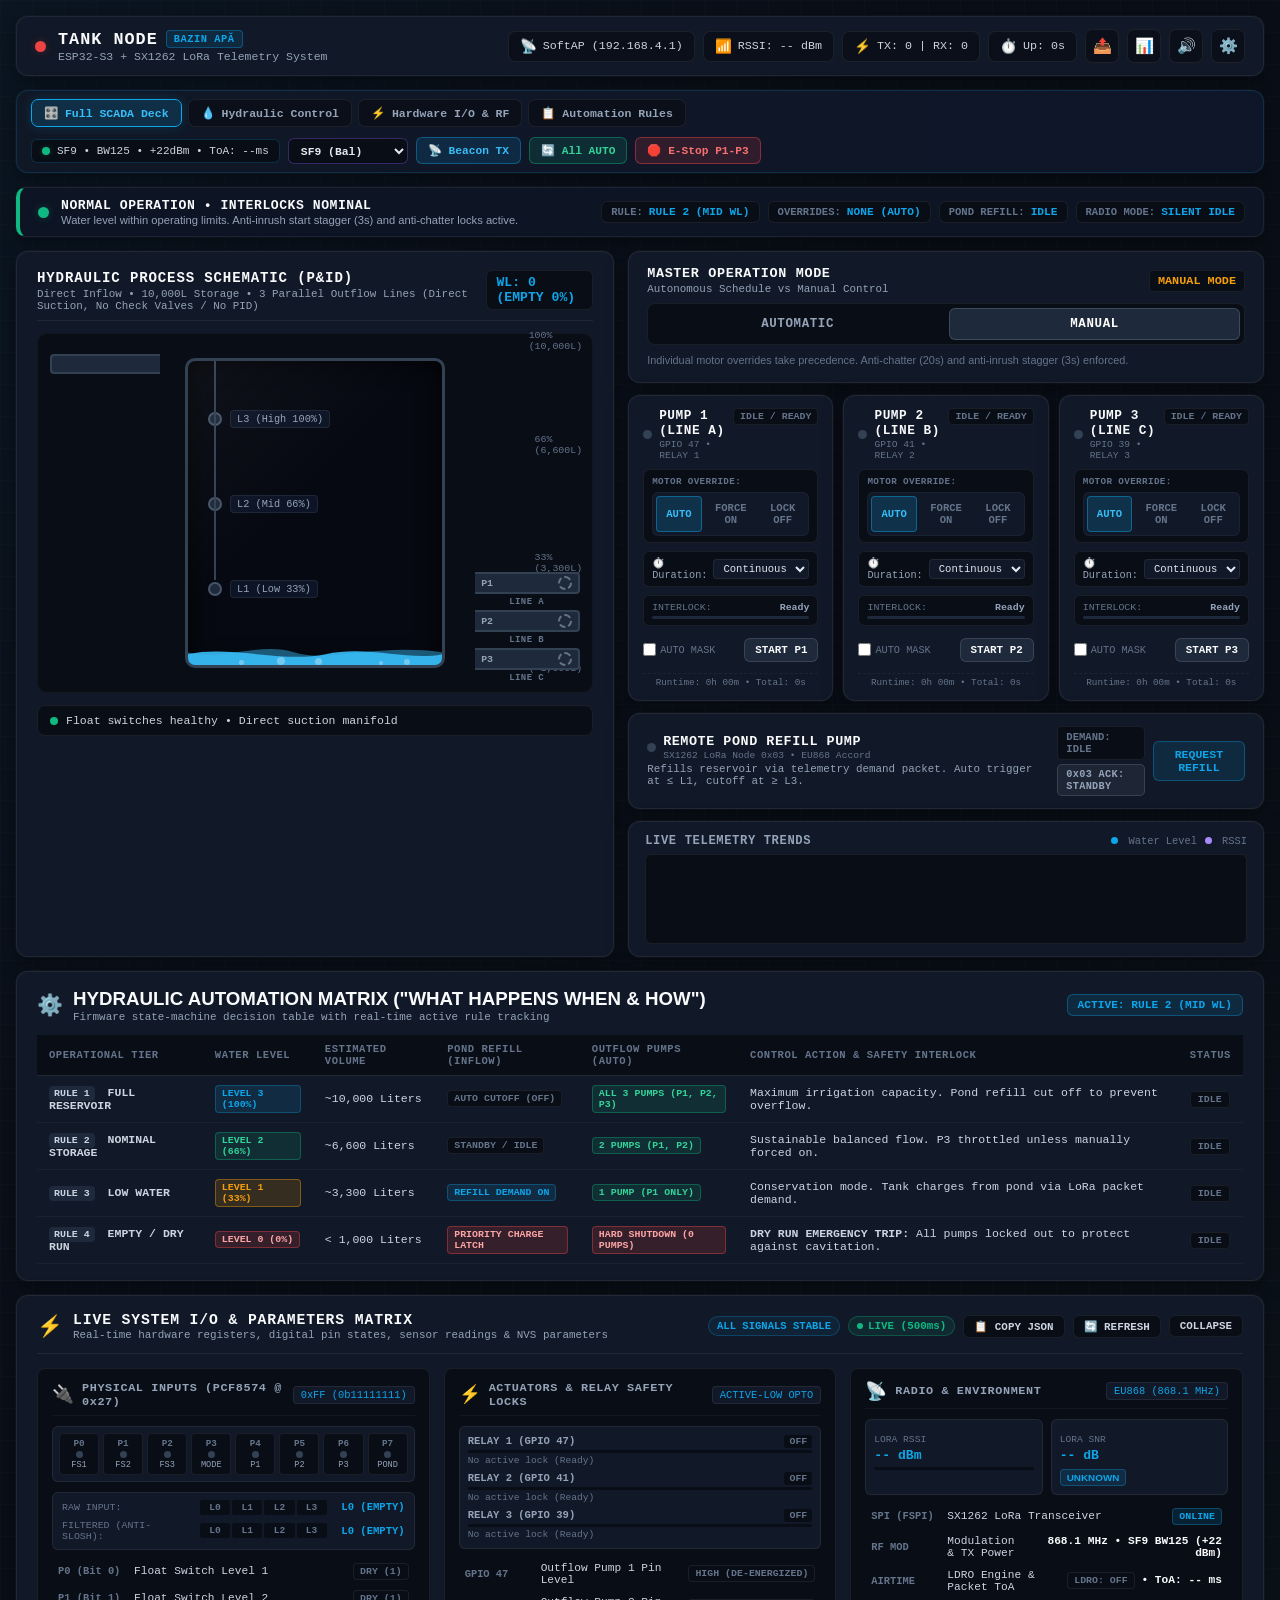
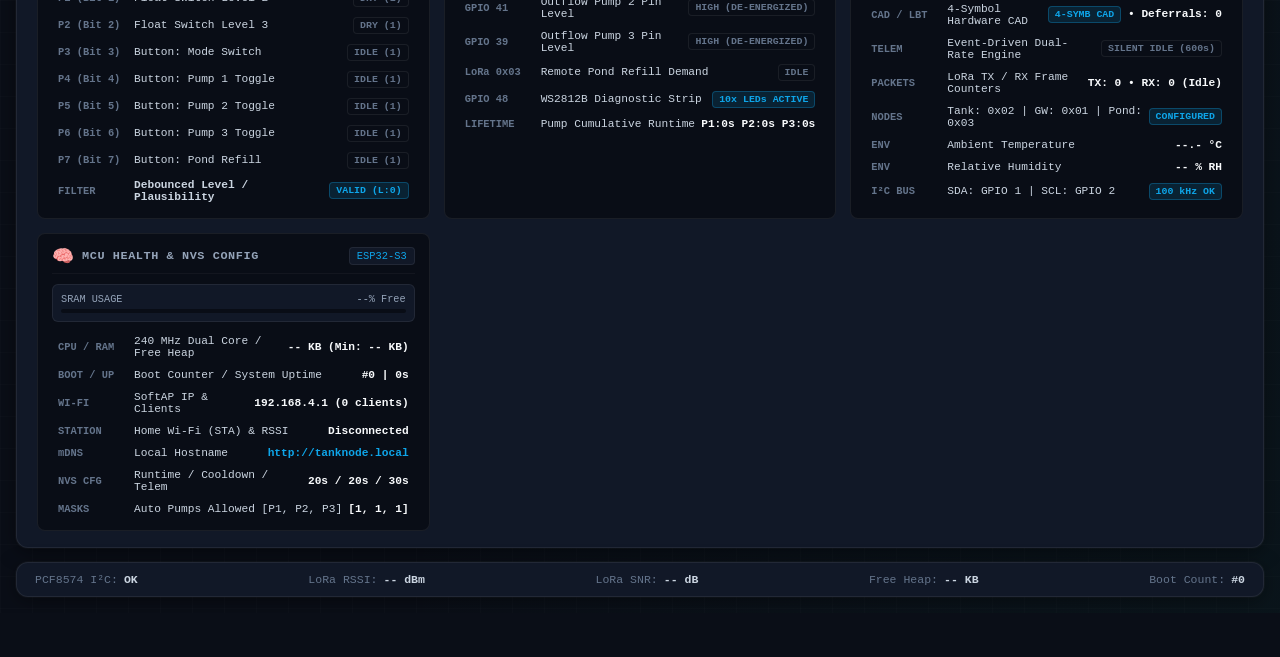
<file: data/index.html>
<!DOCTYPE html>
<html lang="en">
<head>
  <meta charset="UTF-8">
  <meta name="viewport" content="width=device-width, initial-scale=1.0">
  <title>Tank Node // SCADA Control Deck</title>
  <link rel="stylesheet" href="style.css">
</head>
<body>
  <div class="app-container">
    <!-- Top HUD Navigation Header -->
    <header class="hud-header glass-card">
      <div class="brand-group">
        <div class="pulse-indicator online" id="wsIndicator"></div>
        <div class="brand-titles">
          <h1>TANK NODE <span class="tag">BAZIN APĂ</span></h1>
          <p class="subtitle">ESP32-S3 + SX1262 LoRa Telemetry System</p>
        </div>
      </div>

      <div class="hud-badges">
        <div class="badge" title="Connection Mode">
          <span class="badge-icon">📡</span>
          <span id="badgeConn">SoftAP (192.168.4.1)</span>
        </div>
        <div class="badge" title="LoRa Link Quality">
          <span class="badge-icon">📶</span>
          <span id="badgeRssi">RSSI: -- dBm</span>
        </div>
        <div class="badge" title="LoRa TX/RX Packet Counter (Event-Driven)">
          <span class="badge-icon">⚡</span>
          <span id="badgePktCnt">TX: 0 | RX: 0</span>
        </div>
        <div class="badge" title="System Uptime">
          <span class="badge-icon">⏱️</span>
          <span id="badgeUptime">Up: 0s</span>
        </div>
        <button class="icon-btn" id="btnTxNowHeader" onclick="triggerManualBeacon()" title="Transmit Immediate LoRa Status Beacon">📤</button>
        <button class="icon-btn" id="btnMatrixHeader" onclick="toggleMatrix()" title="Toggle Live Parameters & I/O Matrix">📊</button>
        <button class="icon-btn" id="btnAudioToggle" title="Toggle Sound FX">🔊</button>
        <button class="icon-btn" id="btnSettingsOpen" title="Settings & Network">⚙️</button>
      </div>
    </header>

    <!-- Quick Navigation & Operator Action Bar -->
    <nav class="quick-nav-bar glass-card">
      <div class="view-tab-group">
        <button class="view-tab-btn active" id="vTabAll" onclick="switchDashboardView('all')">🎛️ Full SCADA Deck</button>
        <button class="view-tab-btn" id="vTabOps" onclick="switchDashboardView('ops')">💧 Hydraulic Control</button>
        <button class="view-tab-btn" id="vTabMatrix" onclick="switchDashboardView('matrix')">⚡ Hardware I/O &amp; RF</button>
        <button class="view-tab-btn" id="vTabRules" onclick="switchDashboardView('rules')">📋 Automation Rules</button>
      </div>
      <div class="quick-action-group">
        <div class="quick-rf-pill" id="quickRfBar" title="Active LoRa Modulation, LDRO, and Time-on-Air">
          <span class="qrf-dot" id="qrfDot"></span>
          <span id="quickRfText">SF9 &bull; BW125 &bull; +22dBm &bull; ToA: --ms</span>
        </div>
        <select class="quick-sf-select" id="quickSfSelect" onchange="quickChangeSf(this.value)" title="Instant Spreading Factor Switch">
          <option value="7">SF7 (Fast)</option>
          <option value="8">SF8</option>
          <option value="9" selected>SF9 (Bal)</option>
          <option value="10">SF10 (700m+)</option>
          <option value="11">SF11 (LDRO)</option>
          <option value="12">SF12 (Max)</option>
        </select>
        <button class="q-act-btn q-act-cyan" onclick="triggerManualBeacon()" title="Transmit 1 Status Packet Now">📡 Beacon TX</button>
        <button class="q-act-btn q-act-green" onclick="resetAllOverrides()" title="Return P1, P2, P3 to AUTO Schedule">🔄 All AUTO</button>
        <button class="q-act-btn q-act-red" onclick="emergencyStopPumps()" title="Lock OFF all 3 Outflow Pumps immediately">🛑 E-Stop P1-P3</button>
      </div>
    </nav>

    <!-- ISA-18.2 Priority Alarm & Operational Status Banner -->
    <div class="alarm-banner-container glass-card" id="alarmBanner">
      <div class="alarm-left">
        <div class="alarm-beacon normal" id="alarmBeacon"></div>
        <div class="alarm-text-block">
          <div class="alarm-title" id="alarmTitle">NORMAL OPERATION &bull; INTERLOCKS NOMINAL</div>
          <div class="alarm-desc" id="alarmDesc">Water level within operating limits. Anti-inrush start stagger (3s) and anti-chatter locks active.</div>
        </div>
      </div>
      <div class="alarm-right-metrics">
        <div class="banner-pill" title="Current Automation Rule active on ESP32-S3"><span class="bp-label">RULE:</span> <span class="bp-val" id="bannerActiveRule">RULE 2 (MID WL)</span></div>
        <div class="banner-pill" title="Pumps with active manual overrides"><span class="bp-label">OVERRIDES:</span> <span class="bp-val" id="bannerOverrides">NONE (AUTO)</span></div>
        <div class="banner-pill" title="LoRa remote pond refill latch"><span class="bp-label">POND REFILL:</span> <span class="bp-val" id="bannerLatch">IDLE</span></div>
        <div class="banner-pill" title="Event-Driven Radio Telemetry State"><span class="bp-label">RADIO MODE:</span> <span class="bp-val" id="bannerRadioMode">SILENT IDLE</span></div>
      </div>
    </div>

    <!-- Main Grid -->
    <main class="main-grid">
      <!-- Left Column: Fluid Tank Reservoir & Mechanical Simulation -->
      <section class="reservoir-card glass-card">
        <div class="card-header">
          <div class="card-header-left">
            <h2>HYDRAULIC PROCESS SCHEMATIC (P&amp;ID)</h2>
            <p class="section-sub">Direct Inflow &bull; 10,000L Storage &bull; 3 Parallel Outflow Lines (Direct Suction, No Check Valves / No PID)</p>
          </div>
          <span class="level-display" id="tankLevelText">WL: 0 (EMPTY 0%)</span>
        </div>

        <div class="tank-stage">
          <!-- Inflow pipe from remote pond pump (top left) -->
          <div class="pipe-inflow-container" id="inflowContainer">
            <div class="pipe inflow-pipe">
              <div class="pipe-label">INFLOW (POND 0x03)</div>
              <div class="pipe-flow-water" id="inflowPipeWater"></div>
            </div>
            <!-- Animated Water Jet into Reservoir -->
            <div class="water-jet" id="waterJet">
              <div class="splash-ring"></div>
            </div>
          </div>

          <!-- Outflow pipes to field (bottom right) -->
          <div class="pipe-outflow-group">
            <div class="pipe outflow-pipe" id="outflowP1">
              <span class="p-tag">P1</span>
              <div class="turbine" id="turbineP1"></div>
              <div class="pipe-stream" id="streamP1"></div>
              <span class="field-line-label">LINE A</span>
            </div>
            <div class="pipe outflow-pipe" id="outflowP2">
              <span class="p-tag">P2</span>
              <div class="turbine" id="turbineP2"></div>
              <div class="pipe-stream" id="streamP2"></div>
              <span class="field-line-label">LINE B</span>
            </div>
            <div class="pipe outflow-pipe" id="outflowP3">
              <span class="p-tag">P3</span>
              <div class="turbine" id="turbineP3"></div>
              <div class="pipe-stream" id="streamP3"></div>
              <span class="field-line-label">LINE C</span>
            </div>
          </div>

          <!-- Physical Reservoir Tank Vessel -->
          <div class="tank-vessel">
            <!-- Glass reflection layer -->
            <div class="tank-reflection"></div>

            <!-- Float Switch Sensor Indicators inside the tank -->
            <div class="sensor-buoy" id="buoyL3" style="bottom: 78%;">
              <div class="sensor-bead" id="beadL3"></div>
              <div class="sensor-wire"></div>
              <span class="sensor-label">L3 (High 100%)</span>
            </div>
            <div class="sensor-buoy" id="buoyL2" style="bottom: 50%;">
              <div class="sensor-bead" id="beadL2"></div>
              <div class="sensor-wire"></div>
              <span class="sensor-label">L2 (Mid 66%)</span>
            </div>
            <div class="sensor-buoy" id="buoyL1" style="bottom: 22%;">
              <div class="sensor-bead" id="beadL1"></div>
              <div class="sensor-wire"></div>
              <span class="sensor-label">L1 (Low 33%)</span>
            </div>

            <!-- Dynamic Liquid Simulation Body -->
            <div class="liquid-body" id="liquidBody" style="height: 0%;">
              <!-- SVG Wave Crest Surface -->
              <svg class="wave-svg" viewBox="0 0 1200 120" preserveAspectRatio="none">
                <path class="wave-path wave-back" d="M0,40 C150,90 350,-20 500,40 C650,100 900,-10 1200,40 L1200,120 L0,120 Z"></path>
                <path class="wave-path wave-front" d="M0,50 C200,0 450,100 650,50 C850,0 1050,90 1200,50 L1200,120 L0,120 Z"></path>
              </svg>

              <!-- Rising air bubbles inside water -->
              <div class="bubble b1"></div>
              <div class="bubble b2"></div>
              <div class="bubble b3"></div>
              <div class="bubble b4"></div>
              <div class="bubble b5"></div>
            </div>
          </div>

          <!-- Tank Vessel Markings Ruler -->
          <div class="tank-ruler">
            <span class="mark" style="bottom: 95%;">100% (10,000L)</span>
            <span class="mark" style="bottom: 66%;">66% (6,600L)</span>
            <span class="mark" style="bottom: 33%;">33% (3,300L)</span>
            <span class="mark" style="bottom: 5%;">0% (&lt;1,000L)</span>
          </div>
        </div>

        <!-- Sensor Status & Fault Alert Banner -->
        <div class="sensor-status-bar" id="sensorAlertBar">
          <span class="sensor-status-dot" id="sensorHealthDot"></span>
          <span id="sensorHealthText">Float switches healthy &bull; Direct suction manifold</span>
        </div>
      </section>

      <!-- Right Column: System Controls & Diagnostics Deck -->
      <section class="control-deck">
        <!-- Operation Mode Pill Switcher -->
        <div class="mode-card glass-card">
          <div class="mode-header">
            <div>
              <h3>MASTER OPERATION MODE</h3>
              <p class="section-sub">Autonomous Schedule vs Manual Control</p>
            </div>
            <span class="mode-status-text" id="modeBanner">MANUAL MODE</span>
          </div>
          <div class="mode-toggle-group">
            <button class="mode-btn" id="btnModeAuto" onclick="setMode(true)">AUTOMATIC</button>
            <button class="mode-btn active" id="btnModeMan" onclick="setMode(false)">MANUAL</button>
          </div>
          <p class="mode-hint" id="modeHint">Individual motor overrides take precedence. Anti-chatter (20s) and anti-inrush stagger (3s) enforced.</p>
        </div>

        <!-- Irrigation Outflow Pumps (P1 - P3) Industrial Faceplates -->
        <div class="pumps-grid">
          <!-- Pump 1 Faceplate -->
          <div class="pump-card glass-card" id="cardP1">
            <div class="pump-card-header">
              <div class="pump-title">
                <span class="pump-indicator" id="indP1"></span>
                <div>
                  <h4>PUMP 1 (LINE A)</h4>
                  <span class="pump-sub-tag">GPIO 47 &bull; RELAY 1</span>
                </div>
              </div>
              <span class="status-pill" id="pillP1">IDLE / READY</span>
            </div>

            <!-- 3-Position Override Controller -->
            <div class="override-panel">
              <span class="override-label">MOTOR OVERRIDE:</span>
              <div class="override-btn-group">
                <button class="btn-override btn-ovr-auto active" id="ovrAutoP1" onclick="setPumpOverride(1, 'AUTO')" title="Follow automatic water level schedule">AUTO</button>
                <button class="btn-override btn-ovr-on" id="ovrOnP1" onclick="setPumpOverride(1, 'FORCE_ON')" title="Force motor ON immediately">FORCE ON</button>
                <button class="btn-override btn-ovr-off" id="ovrOffP1" onclick="setPumpOverride(1, 'FORCE_OFF')" title="Hard lockout - prevent motor from starting">LOCK OFF</button>
              </div>
            </div>

            <!-- Timed Dosage Duration Selector -->
            <div class="timed-run-row">
              <span class="timed-label">⏱️ Duration:</span>
              <select class="timed-select" id="durP1">
                <option value="0">Continuous</option>
                <option value="5">5 min</option>
                <option value="15">15 min</option>
                <option value="30">30 min</option>
                <option value="60">60 min</option>
              </select>
              <span class="timed-active-badge" id="timedBadgeP1" style="display:none;">00:00</span>
            </div>

            <!-- Feedback & Lock Countdown Meters -->
            <div class="pump-feedback-box">
              <div class="feedback-gauge" id="gaugeBoxP1">
                <div class="gauge-hdr">
                  <span class="gauge-title" id="gaugeLblP1">INTERLOCK:</span>
                  <span class="gauge-val" id="gaugeValP1">Ready</span>
                </div>
                <div class="gauge-track"><div class="gauge-fill" id="gaugeFillP1" style="width:0%;"></div></div>
              </div>
            </div>

            <!-- Bottom Action & Auto Eligibility -->
            <div class="pump-footer">
              <label class="auto-mask-check" title="Allowed in Auto Mode">
                <input type="checkbox" id="maskP1" onchange="updateAutoMask()">
                <span>AUTO MASK</span>
              </label>
              <button class="pump-toggle-btn" id="btnP1" onclick="togglePump(1)">START P1</button>
            </div>
            <div class="pump-odometer" id="odoP1">Runtime: 0h 00m &bull; Total: 0s</div>
          </div>

          <!-- Pump 2 Faceplate -->
          <div class="pump-card glass-card" id="cardP2">
            <div class="pump-card-header">
              <div class="pump-title">
                <span class="pump-indicator" id="indP2"></span>
                <div>
                  <h4>PUMP 2 (LINE B)</h4>
                  <span class="pump-sub-tag">GPIO 41 &bull; RELAY 2</span>
                </div>
              </div>
              <span class="status-pill" id="pillP2">IDLE / READY</span>
            </div>

            <!-- 3-Position Override Controller -->
            <div class="override-panel">
              <span class="override-label">MOTOR OVERRIDE:</span>
              <div class="override-btn-group">
                <button class="btn-override btn-ovr-auto active" id="ovrAutoP2" onclick="setPumpOverride(2, 'AUTO')" title="Follow automatic water level schedule">AUTO</button>
                <button class="btn-override btn-ovr-on" id="ovrOnP2" onclick="setPumpOverride(2, 'FORCE_ON')" title="Force motor ON immediately">FORCE ON</button>
                <button class="btn-override btn-ovr-off" id="ovrOffP2" onclick="setPumpOverride(2, 'FORCE_OFF')" title="Hard lockout - prevent motor from starting">LOCK OFF</button>
              </div>
            </div>

            <!-- Timed Dosage Duration Selector -->
            <div class="timed-run-row">
              <span class="timed-label">⏱️ Duration:</span>
              <select class="timed-select" id="durP2">
                <option value="0">Continuous</option>
                <option value="5">5 min</option>
                <option value="15">15 min</option>
                <option value="30">30 min</option>
                <option value="60">60 min</option>
              </select>
              <span class="timed-active-badge" id="timedBadgeP2" style="display:none;">00:00</span>
            </div>

            <!-- Feedback & Lock Countdown Meters -->
            <div class="pump-feedback-box">
              <div class="feedback-gauge" id="gaugeBoxP2">
                <div class="gauge-hdr">
                  <span class="gauge-title" id="gaugeLblP2">INTERLOCK:</span>
                  <span class="gauge-val" id="gaugeValP2">Ready</span>
                </div>
                <div class="gauge-track"><div class="gauge-fill" id="gaugeFillP2" style="width:0%;"></div></div>
              </div>
            </div>

            <!-- Bottom Action & Auto Eligibility -->
            <div class="pump-footer">
              <label class="auto-mask-check" title="Allowed in Auto Mode">
                <input type="checkbox" id="maskP2" onchange="updateAutoMask()">
                <span>AUTO MASK</span>
              </label>
              <button class="pump-toggle-btn" id="btnP2" onclick="togglePump(2)">START P2</button>
            </div>
            <div class="pump-odometer" id="odoP2">Runtime: 0h 00m &bull; Total: 0s</div>
          </div>

          <!-- Pump 3 Faceplate -->
          <div class="pump-card glass-card" id="cardP3">
            <div class="pump-card-header">
              <div class="pump-title">
                <span class="pump-indicator" id="indP3"></span>
                <div>
                  <h4>PUMP 3 (LINE C)</h4>
                  <span class="pump-sub-tag">GPIO 39 &bull; RELAY 3</span>
                </div>
              </div>
              <span class="status-pill" id="pillP3">IDLE / READY</span>
            </div>

            <!-- 3-Position Override Controller -->
            <div class="override-panel">
              <span class="override-label">MOTOR OVERRIDE:</span>
              <div class="override-btn-group">
                <button class="btn-override btn-ovr-auto active" id="ovrAutoP3" onclick="setPumpOverride(3, 'AUTO')" title="Follow automatic water level schedule">AUTO</button>
                <button class="btn-override btn-ovr-on" id="ovrOnP3" onclick="setPumpOverride(3, 'FORCE_ON')" title="Force motor ON immediately">FORCE ON</button>
                <button class="btn-override btn-ovr-off" id="ovrOffP3" onclick="setPumpOverride(3, 'FORCE_OFF')" title="Hard lockout - prevent motor from starting">LOCK OFF</button>
              </div>
            </div>

            <!-- Timed Dosage Duration Selector -->
            <div class="timed-run-row">
              <span class="timed-label">⏱️ Duration:</span>
              <select class="timed-select" id="durP3">
                <option value="0">Continuous</option>
                <option value="5">5 min</option>
                <option value="15">15 min</option>
                <option value="30">30 min</option>
                <option value="60">60 min</option>
              </select>
              <span class="timed-active-badge" id="timedBadgeP3" style="display:none;">00:00</span>
            </div>

            <!-- Feedback & Lock Countdown Meters -->
            <div class="pump-feedback-box">
              <div class="feedback-gauge" id="gaugeBoxP3">
                <div class="gauge-hdr">
                  <span class="gauge-title" id="gaugeLblP3">INTERLOCK:</span>
                  <span class="gauge-val" id="gaugeValP3">Ready</span>
                </div>
                <div class="gauge-track"><div class="gauge-fill" id="gaugeFillP3" style="width:0%;"></div></div>
              </div>
            </div>

            <!-- Bottom Action & Auto Eligibility -->
            <div class="pump-footer">
              <label class="auto-mask-check" title="Allowed in Auto Mode">
                <input type="checkbox" id="maskP3" onchange="updateAutoMask()">
                <span>AUTO MASK</span>
              </label>
              <button class="pump-toggle-btn" id="btnP3" onclick="togglePump(3)">START P3</button>
            </div>
            <div class="pump-odometer" id="odoP3">Runtime: 0h 00m &bull; Total: 0s</div>
          </div>
        </div>

        <!-- Remote Pond Inflow Pump Controller -->
        <div class="pond-card glass-card" id="cardPond">
          <div class="pond-info">
            <div class="pump-title">
              <span class="pump-indicator pond-ind" id="indPond"></span>
              <div>
                <h4>REMOTE POND REFILL PUMP</h4>
                <span class="pump-sub-tag">SX1262 LoRa Node 0x03 &bull; EU868 Accord</span>
              </div>
            </div>
            <p class="pond-desc" id="pondDesc">Refills reservoir via telemetry demand packet. Auto trigger at &le; L1, cutoff at &ge; L3.</p>
          </div>
          <div class="pond-actions">
            <div class="pond-badges-stack">
              <div class="charge-latch-badge" id="latchBadge">DEMAND: IDLE</div>
              <div class="pond-accord-badge" id="pondAccordBadge">0x03 ACK: STANDBY</div>
            </div>
            <button class="pond-toggle-btn" id="btnPond" onclick="togglePond()">REQUEST REFILL</button>
          </div>
        </div>

        <!-- Live Canvas Signal & Level Sparkline -->
        <div class="sparkline-card glass-card">
          <div class="sparkline-header">
            <h3>LIVE TELEMETRY TRENDS</h3>
            <span class="sparkline-legend">
              <span class="leg-dot level-dot"></span> Water Level
              <span class="leg-dot rssi-dot"></span> RSSI
            </span>
          </div>
          <canvas id="sparklineCanvas" width="560" height="110"></canvas>
        </div>
      </section>
    </main>

    <!-- "What Happens When & How" Hydraulic Automation Matrix -->
    <section class="automation-matrix-card glass-card" id="automationMatrixSection">
      <div class="matrix-card-header">
        <div class="matrix-title-group">
          <span class="matrix-icon">⚙️</span>
          <div>
            <h3>HYDRAULIC AUTOMATION MATRIX ("WHAT HAPPENS WHEN &amp; HOW")</h3>
            <p class="matrix-sub">Firmware state-machine decision table with real-time active rule tracking</p>
          </div>
        </div>
        <div class="matrix-active-tag" id="activeRuleBadge">ACTIVE: RULE 2 (MID WL)</div>
      </div>

      <div class="automation-table-wrap">
        <table class="automation-table">
          <thead>
            <tr>
              <th>OPERATIONAL TIER</th>
              <th>WATER LEVEL</th>
              <th>ESTIMATED VOLUME</th>
              <th>POND REFILL (INFLOW)</th>
              <th>OUTFLOW PUMPS (AUTO)</th>
              <th>CONTROL ACTION &amp; SAFETY INTERLOCK</th>
              <th>STATUS</th>
            </tr>
          </thead>
          <tbody>
            <tr id="ruleRow1" class="rule-row">
              <td class="rule-col-tier"><span class="rule-num">RULE 1</span> <strong>FULL RESERVOIR</strong></td>
              <td class="rule-col-wl"><span class="badge-tag ok">LEVEL 3 (100%)</span></td>
              <td class="rule-col-vol">~10,000 Liters</td>
              <td class="rule-col-pond"><span class="badge-tag idle">AUTO CUTOFF (OFF)</span></td>
              <td class="rule-col-pumps"><span class="badge-tag running">ALL 3 PUMPS (P1, P2, P3)</span></td>
              <td class="rule-col-desc">Maximum irrigation capacity. Pond refill cut off to prevent overflow.</td>
              <td class="rule-col-active"><span class="rule-status-badge" id="ruleBadge1">IDLE</span></td>
            </tr>
            <tr id="ruleRow2" class="rule-row">
              <td class="rule-col-tier"><span class="rule-num">RULE 2</span> <strong>NOMINAL STORAGE</strong></td>
              <td class="rule-col-wl"><span class="badge-tag active">LEVEL 2 (66%)</span></td>
              <td class="rule-col-vol">~6,600 Liters</td>
              <td class="rule-col-pond"><span class="badge-tag idle">STANDBY / IDLE</span></td>
              <td class="rule-col-pumps"><span class="badge-tag running">2 PUMPS (P1, P2)</span></td>
              <td class="rule-col-desc">Sustainable balanced flow. P3 throttled unless manually forced on.</td>
              <td class="rule-col-active"><span class="rule-status-badge" id="ruleBadge2">IDLE</span></td>
            </tr>
            <tr id="ruleRow3" class="rule-row">
              <td class="rule-col-tier"><span class="rule-num">RULE 3</span> <strong>LOW WATER</strong></td>
              <td class="rule-col-wl"><span class="badge-tag warn">LEVEL 1 (33%)</span></td>
              <td class="rule-col-vol">~3,300 Liters</td>
              <td class="rule-col-pond"><span class="badge-tag ok">REFILL DEMAND ON</span></td>
              <td class="rule-col-pumps"><span class="badge-tag running">1 PUMP (P1 ONLY)</span></td>
              <td class="rule-col-desc">Conservation mode. Tank charges from pond via LoRa packet demand.</td>
              <td class="rule-col-active"><span class="rule-status-badge" id="ruleBadge3">IDLE</span></td>
            </tr>
            <tr id="ruleRow4" class="rule-row trip-row">
              <td class="rule-col-tier"><span class="rule-num">RULE 4</span> <strong>EMPTY / DRY RUN</strong></td>
              <td class="rule-col-wl"><span class="badge-tag fault">LEVEL 0 (0%)</span></td>
              <td class="rule-col-vol">&lt; 1,000 Liters</td>
              <td class="rule-col-pond"><span class="badge-tag fault">PRIORITY CHARGE LATCH</span></td>
              <td class="rule-col-pumps"><span class="badge-tag fault">HARD SHUTDOWN (0 PUMPS)</span></td>
              <td class="rule-col-desc"><strong>DRY RUN EMERGENCY TRIP:</strong> All pumps locked out to protect against cavitation.</td>
              <td class="rule-col-active"><span class="rule-status-badge" id="ruleBadge4">IDLE</span></td>
            </tr>
          </tbody>
        </table>
      </div>
    </section>

    <!-- Comprehensive Live I/O, Actuators & Parameters SCADA Inspector Matrix -->
    <section class="matrix-card glass-card" id="ioMatrixSection">
      <div class="matrix-header">
        <div class="matrix-title-group">
          <span class="matrix-icon">⚡</span>
          <div>
            <h3>LIVE SYSTEM I/O & PARAMETERS MATRIX</h3>
            <p class="matrix-sub">Real-time hardware registers, digital pin states, sensor readings & NVS parameters</p>
          </div>
        </div>
        <div class="matrix-header-right">
          <span class="matrix-delta-pill" id="mDeltaTicker">ALL SIGNALS STABLE</span>
          <span class="matrix-live-pill"><span class="matrix-pulse"></span>LIVE (500ms)</span>
          <button class="matrix-act-btn" onclick="copyTelemetryJson()" title="Copy raw telemetry JSON to clipboard">📋 COPY JSON</button>
          <button class="matrix-act-btn" onclick="sendJson({cmd:'get_config'})" title="Fetch Config from ESP32">🔄 REFRESH</button>
          <button class="matrix-toggle-btn" id="btnToggleMatrix" onclick="toggleMatrix()">COLLAPSE</button>
        </div>
      </div>

      <div class="matrix-content" id="matrixContent">
        <!-- 1. Physical Digital Inputs (PCF8574 Port 0x27) -->
        <div class="matrix-subcard">
          <div class="subcard-title">
            <span class="subcard-icon">🔌</span>
            <h4>PHYSICAL INPUTS (PCF8574 @ 0x27)</h4>
            <span class="subcard-badge" id="mPcfRaw">0xFF (0b11111111)</span>
          </div>

          <!-- 8-Bit Visual Pin Bus Rack -->
          <div class="pin-bus-rack" id="pinBusRack">
            <div class="pin-chip" id="chipP0" title="Float 1 Contact (Low WL)"><span class="pin-num">P0</span><span class="pin-dot"></span><span class="pin-lbl">FS1</span></div>
            <div class="pin-chip" id="chipP1" title="Float 2 Contact (Mid WL)"><span class="pin-num">P1</span><span class="pin-dot"></span><span class="pin-lbl">FS2</span></div>
            <div class="pin-chip" id="chipP2" title="Float 3 Contact (High WL)"><span class="pin-num">P2</span><span class="pin-dot"></span><span class="pin-lbl">FS3</span></div>
            <div class="pin-chip" id="chipP3" title="Button Mode Toggle"><span class="pin-num">P3</span><span class="pin-dot"></span><span class="pin-lbl">MODE</span></div>
            <div class="pin-chip" id="chipP4" title="Button Pump 1 Toggle"><span class="pin-num">P4</span><span class="pin-dot"></span><span class="pin-lbl">P1</span></div>
            <div class="pin-chip" id="chipP5" title="Button Pump 2 Toggle"><span class="pin-num">P5</span><span class="pin-dot"></span><span class="pin-lbl">P2</span></div>
            <div class="pin-chip" id="chipP6" title="Button Pump 3 Toggle"><span class="pin-num">P6</span><span class="pin-dot"></span><span class="pin-lbl">P3</span></div>
            <div class="pin-chip" id="chipP7" title="Button Pond Toggle"><span class="pin-num">P7</span><span class="pin-dot"></span><span class="pin-lbl">POND</span></div>
          </div>

          <!-- Dual Visual Level Comparison Bar -->
          <div class="level-compare-box">
            <div class="lvl-track">
              <span class="lvl-title">RAW INPUT:</span>
              <div class="segmented-meter" id="meterRawLvl">
                <div class="seg" id="segRaw0">L0</div>
                <div class="seg" id="segRaw1">L1</div>
                <div class="seg" id="segRaw2">L2</div>
                <div class="seg" id="segRaw3">L3</div>
              </div>
              <span class="lvl-val" id="valRawLvl">L0 (EMPTY)</span>
            </div>
            <div class="lvl-track">
              <span class="lvl-title">FILTERED (ANTI-SLOSH):</span>
              <div class="segmented-meter" id="meterStableLvl">
                <div class="seg" id="segStb0">L0</div>
                <div class="seg" id="segStb1">L1</div>
                <div class="seg" id="segStb2">L2</div>
                <div class="seg" id="segStb3">L3</div>
              </div>
              <span class="lvl-val" id="valStableLvl">L0 (EMPTY)</span>
            </div>
          </div>

          <div class="matrix-table">
            <div class="matrix-row">
              <span class="m-col-pin">P0 (Bit 0)</span>
              <span class="m-col-name">Float Switch Level 1</span>
              <span class="m-col-val" id="mFloat1"><span class="badge-tag idle">DRY (1)</span></span>
            </div>
            <div class="matrix-row">
              <span class="m-col-pin">P1 (Bit 1)</span>
              <span class="m-col-name">Float Switch Level 2</span>
              <span class="m-col-val" id="mFloat2"><span class="badge-tag idle">DRY (1)</span></span>
            </div>
            <div class="matrix-row">
              <span class="m-col-pin">P2 (Bit 2)</span>
              <span class="m-col-name">Float Switch Level 3</span>
              <span class="m-col-val" id="mFloat3"><span class="badge-tag idle">DRY (1)</span></span>
            </div>
            <div class="matrix-row">
              <span class="m-col-pin">P3 (Bit 3)</span>
              <span class="m-col-name">Button: Mode Switch</span>
              <span class="m-col-val" id="mBtnMode"><span class="badge-tag idle">IDLE (1)</span></span>
            </div>
            <div class="matrix-row">
              <span class="m-col-pin">P4 (Bit 4)</span>
              <span class="m-col-name">Button: Pump 1 Toggle</span>
              <span class="m-col-val" id="mBtnP1"><span class="badge-tag idle">IDLE (1)</span></span>
            </div>
            <div class="matrix-row">
              <span class="m-col-pin">P5 (Bit 5)</span>
              <span class="m-col-name">Button: Pump 2 Toggle</span>
              <span class="m-col-val" id="mBtnP2"><span class="badge-tag idle">IDLE (1)</span></span>
            </div>
            <div class="matrix-row">
              <span class="m-col-pin">P6 (Bit 6)</span>
              <span class="m-col-name">Button: Pump 3 Toggle</span>
              <span class="m-col-val" id="mBtnP3"><span class="badge-tag idle">IDLE (1)</span></span>
            </div>
            <div class="matrix-row">
              <span class="m-col-pin">P7 (Bit 7)</span>
              <span class="m-col-name">Button: Pond Refill</span>
              <span class="m-col-val" id="mBtnPond"><span class="badge-tag idle">IDLE (1)</span></span>
            </div>
            <div class="matrix-row highlight">
              <span class="m-col-pin">FILTER</span>
              <span class="m-col-name">Debounced Level / Plausibility</span>
              <span class="m-col-val" id="mPlausibility"><span class="badge-tag ok">VALID (L:0)</span></span>
            </div>
          </div>
        </div>

        <!-- 2. Physical Actuators & Relays (GPIO & Safety Locks) -->
        <div class="matrix-subcard">
          <div class="subcard-title">
            <span class="subcard-icon">⚡</span>
            <h4>ACTUATORS & RELAY SAFETY LOCKS</h4>
            <span class="subcard-badge">ACTIVE-LOW OPTO</span>
          </div>

          <!-- Relay Visual Monitor Cards -->
          <div class="relay-locks-grid">
            <div class="relay-lock-item" id="lockCardP1">
              <div class="lock-hdr">
                <span class="lock-name">RELAY 1 (GPIO 47)</span>
                <span class="lock-state" id="mRelay1State">OFF</span>
              </div>
              <div class="lock-bar-track"><div class="lock-bar-fill" id="lockBarP1" style="width: 0%;"></div></div>
              <div class="lock-timer" id="mLockTimerP1">No active lock (Ready)</div>
            </div>

            <div class="relay-lock-item" id="lockCardP2">
              <div class="lock-hdr">
                <span class="lock-name">RELAY 2 (GPIO 41)</span>
                <span class="lock-state" id="mRelay2State">OFF</span>
              </div>
              <div class="lock-bar-track"><div class="lock-bar-fill" id="lockBarP2" style="width: 0%;"></div></div>
              <div class="lock-timer" id="mLockTimerP2">No active lock (Ready)</div>
            </div>

            <div class="relay-lock-item" id="lockCardP3">
              <div class="lock-hdr">
                <span class="lock-name">RELAY 3 (GPIO 39)</span>
                <span class="lock-state" id="mRelay3State">OFF</span>
              </div>
              <div class="lock-bar-track"><div class="lock-bar-fill" id="lockBarP3" style="width: 0%;"></div></div>
              <div class="lock-timer" id="mLockTimerP3">No active lock (Ready)</div>
            </div>
          </div>

          <div class="matrix-table">
            <div class="matrix-row">
              <span class="m-col-pin">GPIO 47</span>
              <span class="m-col-name">Outflow Pump 1 Pin Level</span>
              <span class="m-col-val" id="mRelay1"><span class="badge-tag idle">HIGH (DE-ENERGIZED)</span></span>
            </div>
            <div class="matrix-row">
              <span class="m-col-pin">GPIO 41</span>
              <span class="m-col-name">Outflow Pump 2 Pin Level</span>
              <span class="m-col-val" id="mRelay2"><span class="badge-tag idle">HIGH (DE-ENERGIZED)</span></span>
            </div>
            <div class="matrix-row">
              <span class="m-col-pin">GPIO 39</span>
              <span class="m-col-name">Outflow Pump 3 Pin Level</span>
              <span class="m-col-val" id="mRelay3"><span class="badge-tag idle">HIGH (DE-ENERGIZED)</span></span>
            </div>
            <div class="matrix-row">
              <span class="m-col-pin">LoRa 0x03</span>
              <span class="m-col-name">Remote Pond Refill Demand</span>
              <span class="m-col-val" id="mPondDemand"><span class="badge-tag idle">IDLE</span></span>
            </div>
            <div class="matrix-row">
              <span class="m-col-pin">GPIO 48</span>
              <span class="m-col-name">WS2812B Diagnostic Strip</span>
              <span class="m-col-val" id="mNeoPixels"><span class="badge-tag ok">10x LEDs ACTIVE</span></span>
            </div>
            <div class="matrix-row">
              <span class="m-col-pin">LIFETIME</span>
              <span class="m-col-name">Pump Cumulative Runtime</span>
              <span class="m-col-val" id="mLifetime">P1:0s P2:0s P3:0s</span>
            </div>
          </div>
        </div>

        <!-- 3. Radio & Sensor Metrics -->
        <div class="matrix-subcard">
          <div class="subcard-title">
            <span class="subcard-icon">📡</span>
            <h4>RADIO & ENVIRONMENT</h4>
            <span class="subcard-badge">EU868 (868.1 MHz)</span>
          </div>

          <!-- Signal Strength & Metrics Strip -->
          <div class="radio-signal-strip">
            <div class="sig-card">
              <span class="sig-lbl">LORA RSSI</span>
              <div class="sig-val" id="mRssiVal">-- dBm</div>
              <div class="sig-bar-box"><div class="sig-bar-fill" id="mRssiBar" style="width: 0%;"></div></div>
            </div>
            <div class="sig-card">
              <span class="sig-lbl">LORA SNR</span>
              <div class="sig-val" id="mSnrVal">-- dB</div>
              <span class="badge-tag ok" id="mSnrRating">UNKNOWN</span>
            </div>
          </div>

          <div class="matrix-table">
            <div class="matrix-row">
              <span class="m-col-pin">SPI (FSPI)</span>
              <span class="m-col-name">SX1262 LoRa Transceiver</span>
              <span class="m-col-val" id="mRadioHealth"><span class="badge-tag ok">ONLINE</span></span>
            </div>
            <div class="matrix-row">
              <span class="m-col-pin">RF MOD</span>
              <span class="m-col-name">Modulation &amp; TX Power</span>
              <span class="m-col-val" id="mRfModulation">868.1 MHz &bull; SF9 BW125 (+22 dBm)</span>
            </div>
            <div class="matrix-row">
              <span class="m-col-pin">AIRTIME</span>
              <span class="m-col-name">LDRO Engine &amp; Packet ToA</span>
              <span class="m-col-val" id="mRfToaLdro"><span class="badge-tag idle">LDRO: OFF</span> &bull; ToA: -- ms</span>
            </div>
            <div class="matrix-row">
              <span class="m-col-pin">CAD / LBT</span>
              <span class="m-col-name">4-Symbol Hardware CAD</span>
              <span class="m-col-val" id="mRfCadLbt"><span class="badge-tag ok">4-SYMB CAD</span> &bull; Deferrals: 0</span>
            </div>
            <div class="matrix-row">
              <span class="m-col-pin">TELEM</span>
              <span class="m-col-name">Event-Driven Dual-Rate Engine</span>
              <span class="m-col-val" id="mTelemRateMode"><span class="badge-tag idle">SILENT IDLE (600s)</span></span>
            </div>
            <div class="matrix-row">
              <span class="m-col-pin">PACKETS</span>
              <span class="m-col-name">LoRa TX / RX Frame Counters</span>
              <span class="m-col-val" id="mRfPktStats">TX: 0 &bull; RX: 0 (Idle)</span>
            </div>
            <div class="matrix-row">
              <span class="m-col-pin">NODES</span>
              <span class="m-col-name">Tank: 0x02 | GW: 0x01 | Pond: 0x03</span>
              <span class="m-col-val"><span class="badge-tag ok">CONFIGURED</span></span>
            </div>
            <div class="matrix-row">
              <span class="m-col-pin">ENV</span>
              <span class="m-col-name">Ambient Temperature</span>
              <span class="m-col-val" id="mTemp">--.- °C</span>
            </div>
            <div class="matrix-row">
              <span class="m-col-pin">ENV</span>
              <span class="m-col-name">Relative Humidity</span>
              <span class="m-col-val" id="mHum">-- % RH</span>
            </div>
            <div class="matrix-row">
              <span class="m-col-pin">I²C BUS</span>
              <span class="m-col-name">SDA: GPIO 1 | SCL: GPIO 2</span>
              <span class="m-col-val" id="mI2cBus"><span class="badge-tag ok">100 kHz OK</span></span>
            </div>
          </div>
        </div>

        <!-- 4. System Health & NVS Parameters -->
        <div class="matrix-subcard">
          <div class="subcard-title">
            <span class="subcard-icon">🧠</span>
            <h4>MCU HEALTH & NVS CONFIG</h4>
            <span class="subcard-badge">ESP32-S3</span>
          </div>

          <!-- RAM Heap Meter -->
          <div class="heap-meter-box">
            <div class="heap-hdr">
              <span>SRAM USAGE</span>
              <span id="mHeapPercent">--% Free</span>
            </div>
            <div class="heap-track"><div class="heap-fill" id="mHeapFill" style="width: 0%;"></div></div>
          </div>

          <div class="matrix-table">
            <div class="matrix-row">
              <span class="m-col-pin">CPU / RAM</span>
              <span class="m-col-name">240 MHz Dual Core / Free Heap</span>
              <span class="m-col-val" id="mMcuHeap">-- KB (Min: -- KB)</span>
            </div>
            <div class="matrix-row">
              <span class="m-col-pin">BOOT / UP</span>
              <span class="m-col-name">Boot Counter / System Uptime</span>
              <span class="m-col-val" id="mMcuUptime">#0 | 0s</span>
            </div>
            <div class="matrix-row">
              <span class="m-col-pin">WI-FI</span>
              <span class="m-col-name">SoftAP IP & Clients</span>
              <span class="m-col-val" id="mSoftApInfo">192.168.4.1 (0 clients)</span>
            </div>
            <div class="matrix-row">
              <span class="m-col-pin">STATION</span>
              <span class="m-col-name">Home Wi-Fi (STA) & RSSI</span>
              <span class="m-col-val" id="mStaInfo">Disconnected</span>
            </div>
            <div class="matrix-row">
              <span class="m-col-pin">mDNS</span>
              <span class="m-col-name">Local Hostname</span>
              <span class="m-col-val"><a href="http://tanknode.local" target="_blank" style="color:var(--cyan);text-decoration:none;">http://tanknode.local</a></span>
            </div>
            <div class="matrix-row">
              <span class="m-col-pin">NVS CFG</span>
              <span class="m-col-name">Runtime / Cooldown / Telem</span>
              <span class="m-col-val" id="mNvsTimers">20s / 20s / 30s</span>
            </div>
            <div class="matrix-row">
              <span class="m-col-pin">MASKS</span>
              <span class="m-col-name">Auto Pumps Allowed [P1, P2, P3]</span>
              <span class="m-col-val" id="mAutoMasks">[1, 1, 1]</span>
            </div>
          </div>
        </div>
      </div>
    </section>

    <!-- Bottom Diagnostics Bar -->
    <footer class="hud-footer glass-card">
      <div class="diag-item">
        <span class="diag-k">PCF8574 I²C:</span>
        <span class="diag-v" id="diagPcf">OK</span>
      </div>
      <div class="diag-item">
        <span class="diag-k">LoRa RSSI:</span>
        <span class="diag-v" id="diagRssi">-- dBm</span>
      </div>
      <div class="diag-item">
        <span class="diag-k">LoRa SNR:</span>
        <span class="diag-v" id="diagSnr">-- dB</span>
      </div>
      <div class="diag-item">
        <span class="diag-k">Free Heap:</span>
        <span class="diag-v" id="diagHeap">-- KB</span>
      </div>
      <div class="diag-item">
        <span class="diag-k">Boot Count:</span>
        <span class="diag-v" id="diagBoots">#0</span>
      </div>
    </footer>
  </div>

  <!-- Settings & Network Modal Drawer -->
  <div class="modal-backdrop" id="settingsModal">
    <div class="modal-card glass-card" style="max-width: 680px;">
      <div class="modal-header">
        <h2>SYSTEM CONFIGURATION &amp; OTA</h2>
        <button class="icon-btn" id="btnSettingsClose">✕</button>
      </div>

      <!-- 5-Tab Navigation -->
      <div class="settings-tabs-nav">
        <button class="settings-tab-btn active" data-tab="tabHydr">💧 Hydraulics</button>
        <button class="settings-tab-btn" data-tab="tabLora">📡 LoRa RF</button>
        <button class="settings-tab-btn" data-tab="tabWifi">📶 Wi-Fi &amp; Net</button>
        <button class="settings-tab-btn" data-tab="tabOta">⚡ Wireless OTA</button>
        <button class="settings-tab-btn" data-tab="tabLogs">📜 Live Logs</button>
      </div>

      <div class="modal-body">
        <!-- Tab 1: Hydraulics & Timings -->
        <div id="tabHydr" class="settings-tab-pane active">
          <div class="form-grid-2">
            <div class="form-row">
              <label for="cfgCapacity">Reservoir Capacity (L):</label>
              <input type="number" id="cfgCapacity" min="100" max="1000000" step="100" value="10000">
            </div>
            <div class="form-row">
              <label for="cfgBootAuto">Default Boot Mode:</label>
              <select id="cfgBootAuto">
                <option value="0">Manual Mode</option>
                <option value="1">Automatic Mode</option>
              </select>
            </div>
          </div>
          <div class="form-grid-2">
            <div class="form-row">
              <label for="cfgTrigger">Refill Trigger (Low L0-L2):</label>
              <select id="cfgTrigger">
                <option value="0">Level 0 (Empty 0%)</option>
                <option value="1" selected>Level 1 (Low 33%)</option>
                <option value="2">Level 2 (Mid 66%)</option>
              </select>
            </div>
            <div class="form-row">
              <label for="cfgCutoff">Refill Cutoff (Full L1-L3):</label>
              <select id="cfgCutoff">
                <option value="1">Level 1 (Low 33%)</option>
                <option value="2">Level 2 (Mid 66%)</option>
                <option value="3" selected>Level 3 (Full 100%)</option>
              </select>
            </div>
          </div>
          <div class="form-grid-2">
            <div class="form-row">
              <label for="cfgTelemIdle">Silent Idle Keepalive (ms):</label>
              <input type="number" id="cfgTelemIdle" min="5000" max="3600000" step="5000" value="600000" title="Default 600,000 ms (10 min). Range: 5s to 60 min">
            </div>
            <div class="form-row">
              <label for="cfgTelemBurst">Active Burst Interval (ms):</label>
              <input type="number" id="cfgTelemBurst" min="1000" max="60000" step="500" value="3000" title="Default 3,000 ms (3.0s). Range: 1.0s to 60.0s">
            </div>
          </div>
          <div class="form-grid-2">
            <div class="form-row">
              <label for="cfgRuntime">Pump Min Runtime (ms):</label>
              <input type="number" id="cfgRuntime" min="1000" max="300000" step="1000" value="20000">
            </div>
            <div class="form-row">
              <label for="cfgCooldown">Pump Min Cooldown (ms):</label>
              <input type="number" id="cfgCooldown" min="1000" max="600000" step="1000" value="20000">
            </div>
          </div>
          <div class="form-grid-2">
            <div class="form-row">
              <label for="cfgStagger">Motor Anti-Inrush Stagger (ms):</label>
              <input type="number" id="cfgStagger" min="0" max="60000" step="500" value="3000">
            </div>
            <div class="form-row">
              <label>Auto Pump Masks (P1-P3):</label>
              <div style="display:flex; gap:12px; align-items:center; margin-top:8px;">
                <label class="auto-mask-check"><input type="checkbox" id="cfgMaskP1" checked><span>P1</span></label>
                <label class="auto-mask-check"><input type="checkbox" id="cfgMaskP2" checked><span>P2</span></label>
                <label class="auto-mask-check"><input type="checkbox" id="cfgMaskP3" checked><span>P3</span></label>
              </div>
            </div>
          </div>
          <div class="modal-actions" style="margin-top:14px;">
            <button class="btn btn-primary" onclick="saveHydraulicsConfig()">SAVE HYDRAULICS &amp; TIMINGS</button>
          </div>
        </div>

        <!-- Tab 2: LoRa RF Tuning -->
        <div id="tabLora" class="settings-tab-pane">
          <div class="form-grid-2">
            <div class="form-row">
              <label for="cfgLoraFreq">Carrier Frequency (Hz):</label>
              <input type="number" id="cfgLoraFreq" min="150000000" max="960000000" step="100000" value="868100000">
            </div>
            <div class="form-row">
              <label for="cfgLoraPwr">TX Power (dBm, -9..+22):</label>
              <input type="number" id="cfgLoraPwr" min="-9" max="22" step="1" value="22">
            </div>
          </div>
          <div class="form-grid-2">
            <div class="form-row">
              <label for="cfgLoraSf">Spreading Factor (SF6-SF12):</label>
              <select id="cfgLoraSf" onchange="previewLoraAirtime()">
                <option value="6">SF6 (Ultra-Fast / Short Range)</option>
                <option value="7">SF7 (Fast / High Data Rate)</option>
                <option value="8">SF8</option>
                <option value="9" selected>SF9 (Balanced Default)</option>
                <option value="10">SF10 (Long Range 700m+)</option>
                <option value="11">SF11 (High Penetration + Auto LDRO)</option>
                <option value="12">SF12 (Maximum Penetration + Auto LDRO)</option>
              </select>
            </div>
            <div class="form-row">
              <label for="cfgLoraBw">Bandwidth (kHz):</label>
              <select id="cfgLoraBw" onchange="previewLoraAirtime()">
                <option value="125" selected>125 kHz (Standard EU868)</option>
                <option value="250">250 kHz</option>
                <option value="500">500 kHz</option>
              </select>
            </div>
          </div>
          <div class="form-grid-2">
            <div class="form-row">
              <label for="cfgLoraCr">Coding Rate (CR):</label>
              <select id="cfgLoraCr" onchange="previewLoraAirtime()">
                <option value="5" selected>4/5 (Standard FEC)</option>
                <option value="6">4/6</option>
                <option value="7">4/7</option>
                <option value="8">4/8 (Maximum FEC Protection)</option>
              </select>
            </div>
            <div class="form-row">
              <label for="cfgLoraSync">Sync Word (Hex):</label>
              <input type="text" id="cfgLoraSync" value="0x1424">
            </div>
          </div>
          <div class="form-grid-2">
            <div class="form-row">
              <label for="cfgLoraLdro">Low Data Rate Optimize (LDRO):</label>
              <select id="cfgLoraLdro" onchange="previewLoraAirtime()">
                <option value="0" selected>Auto (Active when Tsym &ge; 16.0 ms)</option>
                <option value="1">Force Enabled (Always ON)</option>
                <option value="2">Force Disabled (Always OFF)</option>
              </select>
            </div>
            <div class="form-row">
              <label>Active Demodulator LDRO &amp; ToA:</label>
              <div style="display:flex; gap:6px; flex-wrap:wrap; margin-top:6px;">
                <span id="ldroLiveBadge" class="badge-tag idle" style="font-size:11px;">LDRO: INACTIVE</span>
                <span id="toaLiveBadge" class="badge-tag active" style="font-size:11px;">ToA: -- ms</span>
              </div>
            </div>
          </div>
          <div class="form-grid-2">
            <div class="form-row">
              <label for="cfgLbtRetries">LBT Hardware CAD Retries (0-10):</label>
              <input type="number" id="cfgLbtRetries" min="0" max="10" step="1" value="4">
            </div>
            <div class="form-row">
              <label for="cfgLbtBackoff">LBT Base Jitter Backoff (ms):</label>
              <input type="number" id="cfgLbtBackoff" min="10" max="2000" step="10" value="60">
            </div>
          </div>
          <div style="margin-top:6px; padding:8px 12px; border-radius:8px; background:rgba(14,165,233,0.08); border:1px solid rgba(14,165,233,0.2); font-size:0.72rem; font-family:var(--font-mono); color:var(--cyan);" id="cadLiveSummary">
            🛡️ LBT 4-Symbol Hardware CAD (SX126X_CAD_ON_4_SYMB) Active &bull; Guard: -- ms &bull; Deferrals: 0
          </div>
          <div class="modal-actions" style="margin-top:14px;">
            <button class="btn btn-primary" onclick="saveLoraConfig()">APPLY &amp; SAVE LORA RF</button>
          </div>
        </div>

        <!-- Tab 3: Wi-Fi & Network -->
        <div id="tabWifi" class="settings-tab-pane">
          <div class="form-row checkbox-row">
            <label for="cfgAlwaysOn">Auto-Start Web on Boot:</label>
            <input type="checkbox" id="cfgAlwaysOn" checked>
          </div>
          <p class="section-help">When enabled, the Web Server and SoftAP automatically initialize on boot.</p>
          <div class="form-row">
            <label for="cfgStaSsid">Home Wi-Fi (SSID):</label>
            <input type="text" id="cfgStaSsid" placeholder="Link2">
          </div>
          <div class="form-row">
            <label for="cfgStaPass">Home Wi-Fi Password:</label>
            <input type="password" id="cfgStaPass" placeholder="Horvat2017">
          </div>
          <p class="section-help">Access dashboard via <code>http://tanknode.local</code> on your home router.</p>
          <div class="modal-actions" style="margin-top:14px;">
            <button class="btn btn-primary" onclick="saveWifiConfig()">SAVE WI-FI CONFIG</button>
            <button class="btn btn-secondary" onclick="restoreDefaults()">RESTORE DEFAULTS</button>
            <button class="btn btn-danger" onclick="rebootDevice()">REBOOT ESP32</button>
          </div>
        </div>

        <!-- Tab 4: Wireless OTA Flashing -->
        <div id="tabOta" class="settings-tab-pane">
          <p class="section-help">Flash new compiled firmware wirelessly over Wi-Fi without any USB cable connection.</p>
          <div style="background:rgba(0,0,0,0.3); border:1px dashed var(--border); border-radius:10px; padding:16px; text-align:center; margin-bottom:12px;">
            <div style="font-size:1.8rem; margin-bottom:6px;">🚀</div>
            <h4 style="color:#fff; margin-bottom:4px; font-family:var(--font-mono);">Browser Direct Upload</h4>
            <p style="font-size:0.75rem; color:var(--muted); margin-bottom:12px;">Select compiled <code>firmware.bin</code></p>
            <input type="file" id="otaFileInput" accept=".bin" style="margin-bottom:10px;">
            <div class="prog-bar" id="otaProgressBar" style="display:none;"><div class="prog-fill" id="otaProgressFill"></div></div>
            <div id="otaUploadStatus" style="font-family:var(--font-mono); font-size:0.72rem; color:var(--cyan); margin-bottom:8px;"></div>
            <button class="btn btn-primary" style="width:100%;" onclick="uploadOtaFirmware()">FLASH FIRMWARE NOW</button>
          </div>
          <div style="padding:10px; border-radius:8px; background:rgba(0,240,255,0.06); border:1px solid rgba(0,240,255,0.2); font-family:var(--font-mono); font-size:0.72rem;">
            <strong>ArduinoOTA Command-Line Flashing:</strong><br>
            Run: <code>pio run -e esp32s3_Bazin_ota -t upload</code><br>
            Port: <code>3232</code> &bull; Host: <span id="otaHostSta">tanknode.local</span>
          </div>
        </div>

        <!-- Tab 5: Live Event Logs -->
        <div id="tabLogs" class="settings-tab-pane">
          <div style="display:flex; justify-content:space-between; align-items:center; margin-bottom:8px;">
            <div style="display:flex; gap:6px; flex-wrap:wrap;">
              <button class="btn" style="padding:2px 8px;font-size:0.65rem;" onclick="filterLogs('ALL')">ALL</button>
              <button class="btn" style="padding:2px 8px;font-size:0.65rem;" onclick="filterLogs('LORA')">LORA</button>
              <button class="btn" style="padding:2px 8px;font-size:0.65rem;" onclick="filterLogs('PUMP')">PUMP</button>
              <button class="btn" style="padding:2px 8px;font-size:0.65rem;" onclick="filterLogs('HYDR')">HYDR</button>
              <button class="btn" style="padding:2px 8px;font-size:0.65rem;" onclick="filterLogs('WIFI')">WIFI</button>
              <button class="btn" style="padding:2px 8px;font-size:0.65rem;" onclick="filterLogs('OTA')">OTA</button>
            </div>
            <button class="btn btn-danger" style="padding:2px 8px;font-size:0.65rem;" onclick="clearLogs()">Clear</button>
          </div>
          <div id="logConsoleBox" class="log-box"></div>
        </div>
      </div>
    </div>
  </div>

  <!-- Toast Notification Container -->
  <div class="toast-container" id="toastContainer"></div>

  <script src="app.js"></script>
</body>
</html>
</file>
<file: data/style.css>
/* ─── SCADA INDUSTRIAL CLEAN PALETTE & DESIGN SYSTEM ─────────────── */
:root {
  /* Slate / Obsidian Neutral Dark Canvas */
  --bg-dark: #0a0e17;
  --bg-card: #111827;
  --bg-card-subtle: #162032;
  --bg-card-hover: #1e293b;
  --bg-input: #0b0f19;
  
  --border-subtle: rgba(255, 255, 255, 0.07);
  --border-card: rgba(255, 255, 255, 0.10);
  --border-active: #0ea5e9;
  
  /* Precision Industrial Functional Colors */
  --cyan: #0ea5e9;         /* Sky Blue (Primary Brand & Telemetry) */
  --cyan-glow: rgba(14, 165, 233, 0.25);
  
  --green: #10b981;        /* Emerald (Healthy / Running) */
  --green-glow: rgba(16, 185, 129, 0.25);
  
  --amber: #f59e0b;        /* Amber (Notice / Cooldown / Warning) */
  --amber-glow: rgba(245, 158, 11, 0.25);
  --orange: #f59e0b;
  --orange-glow: rgba(245, 158, 11, 0.25);
  
  --red: #ef4444;          /* Crimson (Trip / Lockout / Alarm) */
  --red-glow: rgba(239, 68, 68, 0.25);
  
  --purple: #8b5cf6;       /* Violet (System / Secondary) */
  --purple-glow: rgba(139, 92, 246, 0.25);
  --magenta: #ec4899;
  
  /* Natural Water Gradient */
  --water-grad-top: #38bdf8;
  --water-grad-bot: #0369a1;
  
  /* Typography & Text */
  --text-main: #f8fafc;
  --text-muted: #94a3b8;
  --text-dim: #64748b;
  
  --font-mono: 'JetBrains Mono', 'SF Mono', 'Fira Code', 'Consolas', monospace;
  --font-sans: -apple-system, BlinkMacSystemFont, 'Inter', 'Segoe UI', Roboto, Helvetica, Arial, sans-serif;
}

* {
  box-sizing: border-box;
  margin: 0;
  padding: 0;
}

body {
  background-color: var(--bg-dark);
  color: var(--text-main);
  font-family: var(--font-sans);
  min-height: 100vh;
  position: relative;
  overflow-x: hidden;
  padding: 16px;
  background-image: 
    radial-gradient(at 0% 0%, rgba(14, 165, 233, 0.05) 0%, transparent 50%),
    radial-gradient(at 100% 100%, rgba(16, 185, 129, 0.04) 0%, transparent 50%),
    linear-gradient(to right, rgba(255, 255, 255, 0.012) 1px, transparent 1px),
    linear-gradient(to bottom, rgba(255, 255, 255, 0.012) 1px, transparent 1px);
  background-size: 100% 100%, 100% 100%, 32px 32px, 32px 32px;
}

/* Background elements */
.bg-glow, .bg-grid {
  display: none; /* Replaced with clean body background pattern */
}

.app-container {
  position: relative;
  z-index: 1;
  max-width: 1320px;
  margin: 0 auto;
  display: flex;
  flex-direction: column;
  gap: 14px;
}

/* ─── PRECISION INDUSTRIAL CARD ─────────────────────────────────── */
.glass-card {
  background: var(--bg-card);
  border: 1px solid var(--border-subtle);
  border-radius: 12px;
  box-shadow: 0 4px 20px -2px rgba(0, 0, 0, 0.5), 0 0 0 1px rgba(255, 255, 255, 0.03);
  transition: border-color 0.2s, box-shadow 0.2s;
}

.glass-card:hover {
  border-color: rgba(255, 255, 255, 0.14);
}

/* ─── TOP HUD HEADER ───────────────────────────────────────────── */
.hud-header {
  display: flex;
  align-items: center;
  justify-content: space-between;
  padding: 12px 18px;
  flex-wrap: wrap;
  gap: 12px;
}

.brand-group {
  display: flex;
  align-items: center;
  gap: 12px;
}

.pulse-indicator {
  width: 11px;
  height: 11px;
  border-radius: 50%;
  background: var(--red);
  box-shadow: 0 0 8px var(--red-glow);
  transition: background 0.3s, box-shadow 0.3s;
}

.pulse-indicator.online {
  background: var(--green);
  box-shadow: 0 0 10px var(--green-glow);
  animation: pulseBeacon 2s infinite ease-in-out;
}

@keyframes pulseBeacon {
  0% { transform: scale(0.95); opacity: 0.85; }
  50% { transform: scale(1.1); opacity: 1; }
  100% { transform: scale(0.95); opacity: 0.85; }
}

.brand-titles h1 {
  font-size: 1.05rem;
  font-weight: 700;
  letter-spacing: 0.06em;
  color: var(--text-main);
  display: flex;
  align-items: center;
  gap: 8px;
  font-family: var(--font-mono);
}

.brand-titles .tag {
  font-size: 0.65rem;
  padding: 2px 7px;
  background: rgba(14, 165, 233, 0.12);
  border: 1px solid rgba(14, 165, 233, 0.35);
  border-radius: 4px;
  color: var(--cyan);
  letter-spacing: 0.05em;
  font-weight: 600;
}

.brand-titles .subtitle {
  font-size: 0.72rem;
  color: var(--text-muted);
  font-family: var(--font-mono);
  margin-top: 1px;
}

.hud-badges {
  display: flex;
  align-items: center;
  gap: 8px;
  flex-wrap: wrap;
}

.badge {
  display: flex;
  align-items: center;
  gap: 6px;
  background: #0b0f19;
  border: 1px solid var(--border-subtle);
  padding: 6px 11px;
  border-radius: 7px;
  font-size: 0.73rem;
  font-family: var(--font-mono);
  color: #cbd5e1;
}

.icon-btn {
  background: #0b0f19;
  border: 1px solid var(--border-subtle);
  color: #cbd5e1;
  border-radius: 7px;
  width: 34px;
  height: 34px;
  cursor: pointer;
  display: flex;
  align-items: center;
  justify-content: center;
  font-size: 0.95rem;
  transition: all 0.18s ease;
}

.icon-btn:hover {
  background: #1e293b;
  border-color: rgba(255, 255, 255, 0.2);
  color: #fff;
  transform: translateY(-1px);
}

/* ─── ISA-18.2 SYSTEM STATUS & PRIORITY ALARM BANNER ──────────── */
.alarm-banner-container {
  display: flex;
  justify-content: space-between;
  align-items: center;
  padding: 10px 18px;
  flex-wrap: wrap;
  gap: 12px;
  border-left: 4px solid var(--green);
  background: #0d1424;
  border-radius: 10px;
  transition: all 0.25s ease;
}

.alarm-banner-container.warning {
  border-left-color: var(--amber);
  background: rgba(245, 158, 11, 0.06);
}

.alarm-banner-container.critical {
  border-left-color: var(--red);
  background: rgba(239, 68, 68, 0.08);
}

.alarm-left {
  display: flex;
  align-items: center;
  gap: 12px;
}

.alarm-beacon {
  width: 11px;
  height: 11px;
  border-radius: 50%;
  flex-shrink: 0;
}

.alarm-beacon.normal {
  background: var(--green);
  box-shadow: 0 0 8px var(--green-glow);
}

.alarm-beacon.warning {
  background: var(--amber);
  box-shadow: 0 0 10px var(--amber-glow);
  animation: pulseBeacon 1s infinite alternate;
}

.alarm-beacon.critical {
  background: var(--red);
  box-shadow: 0 0 12px var(--red-glow);
  animation: pulseBeacon 0.6s infinite alternate;
}

.alarm-text-block .alarm-title {
  font-family: var(--font-mono);
  font-size: 0.82rem;
  font-weight: 700;
  color: var(--text-main);
  letter-spacing: 0.04em;
}

.alarm-text-block .alarm-desc {
  font-size: 0.70rem;
  color: var(--text-muted);
  margin-top: 1px;
}

.alarm-right-metrics {
  display: flex;
  gap: 8px;
  flex-wrap: wrap;
  align-items: center;
}

.banner-pill {
  background: #090d16;
  border: 1px solid var(--border-subtle);
  padding: 4px 9px;
  border-radius: 6px;
  font-family: var(--font-mono);
  font-size: 0.70rem;
  display: inline-flex;
  gap: 6px;
  align-items: center;
}

.bp-label { color: var(--text-dim); font-size: 0.66rem; font-weight: 600; }
.bp-val { color: var(--cyan); font-weight: 700; }

/* ─── MAIN GRID ────────────────────────────────────────────────── */
.main-grid {
  display: grid;
  grid-template-columns: 1.15fr 0.85fr;
  gap: 14px;
}

@media (max-width: 980px) {
  .main-grid {
    grid-template-columns: 1fr;
  }
}

/* ─── RESERVOIR CARD & P&ID SCHEMATIC ──────────────────────────── */
.reservoir-card {
  padding: 18px 20px;
  display: flex;
  flex-direction: column;
  gap: 12px;
}

.card-header {
  display: flex;
  justify-content: space-between;
  align-items: flex-start;
  padding-bottom: 8px;
  border-bottom: 1px solid var(--border-subtle);
}

.card-header-left h2 {
  font-size: 0.88rem;
  font-weight: 700;
  letter-spacing: 0.06em;
  color: var(--text-main);
  font-family: var(--font-mono);
}

.section-sub {
  font-size: 0.68rem;
  color: var(--text-muted);
  font-family: var(--font-mono);
  margin-top: 2px;
}

.level-display {
  font-family: var(--font-mono);
  font-size: 0.82rem;
  font-weight: 700;
  color: var(--cyan);
  background: #090d16;
  padding: 4px 10px;
  border-radius: 6px;
  border: 1px solid var(--border-subtle);
}

/* Tank Stage Blueprint Area */
.tank-stage {
  position: relative;
  height: 360px;
  display: flex;
  align-items: center;
  justify-content: center;
  padding: 20px 40px;
  background: #090d16;
  border-radius: 10px;
  border: 1px solid rgba(255, 255, 255, 0.04);
}

/* Inflow Pipe at Top Left */
.pipe-inflow-container {
  position: absolute;
  top: 20px;
  left: 12px;
  display: flex;
  flex-direction: column;
  align-items: flex-end;
  z-index: 5;
}

.inflow-pipe {
  width: 110px;
  height: 20px;
  background: #1e293b;
  border: 2px solid #334155;
  border-right: none;
  border-radius: 4px 0 0 4px;
  position: relative;
  overflow: hidden;
}

.pipe-label {
  position: absolute;
  top: -16px;
  left: 0;
  font-size: 0.58rem;
  font-family: var(--font-mono);
  color: var(--text-dim);
  font-weight: 700;
  letter-spacing: 0.04em;
}

.pipe-flow-water {
  width: 100%;
  height: 100%;
  background: repeating-linear-gradient(
    -45deg,
    #0284c7,
    #0284c7 8px,
    #0ea5e9 8px,
    #0ea5e9 16px
  );
  opacity: 0;
  transition: opacity 0.3s;
}

.pipe-flow-water.active {
  opacity: 0.95;
  animation: flowSlide 1.2s linear infinite;
}

@keyframes flowSlide {
  0% { background-position: 0 0; }
  100% { background-position: 32px 0; }
}

/* Water Jet Downward into Reservoir */
.water-jet {
  width: 10px;
  height: 0;
  background: linear-gradient(180deg, #38bdf8 0%, rgba(3, 105, 161, 0.8) 100%);
  border-radius: 0 0 5px 5px;
  transition: height 0.4s ease;
  position: relative;
}

.water-jet.active {
  height: 130px;
}

.splash-ring {
  position: absolute;
  bottom: 0;
  left: -10px;
  width: 30px;
  height: 10px;
  border: 2px solid var(--cyan);
  border-radius: 50%;
  opacity: 0;
}

.water-jet.active .splash-ring {
  animation: splashRipple 0.8s ease-out infinite;
}

@keyframes splashRipple {
  0% { transform: scale(0.3); opacity: 1; }
  100% { transform: scale(2); opacity: 0; }
}

/* Outflow Pipe Group at Bottom Right (3 Parallel Lines, Direct Suction) */
.pipe-outflow-group {
  position: absolute;
  bottom: 22px;
  right: 12px;
  display: flex;
  flex-direction: column;
  gap: 16px;
  z-index: 5;
}

.outflow-pipe {
  width: 105px;
  height: 22px;
  background: #1e293b;
  border: 2px solid #334155;
  border-left: none;
  border-radius: 0 4px 4px 0;
  position: relative;
  display: flex;
  align-items: center;
  justify-content: space-between;
  padding: 0 6px;
  overflow: visible;
}

.p-tag {
  font-size: 0.62rem;
  font-family: var(--font-mono);
  font-weight: 700;
  color: #94a3b8;
  z-index: 2;
}

.field-line-label {
  position: absolute;
  bottom: -15px;
  left: 50%;
  transform: translateX(-50%);
  font-family: var(--font-mono);
  font-size: 0.56rem;
  color: var(--text-dim);
  font-weight: 700;
  letter-spacing: 0.05em;
  white-space: nowrap;
}

.turbine {
  width: 14px;
  height: 14px;
  border-radius: 50%;
  border: 2px dashed #64748b;
  z-index: 2;
  transition: all 0.2s;
}

.turbine.active {
  border-color: var(--green);
  animation: spinTurbine 0.5s linear infinite;
}

@keyframes spinTurbine {
  100% { transform: rotate(360deg); }
}

.pipe-stream {
  position: absolute;
  top: 0; left: 0; width: 100%; height: 100%;
  background: repeating-linear-gradient(
    90deg,
    rgba(16, 185, 129, 0.85),
    rgba(16, 185, 129, 0.85) 10px,
    transparent 10px,
    transparent 20px
  );
  opacity: 0;
  transition: opacity 0.3s;
}

.pipe-stream.active {
  opacity: 1;
  animation: streamRight 0.7s linear infinite;
}

@keyframes streamRight {
  0% { background-position: 0 0; }
  100% { background-position: 40px 0; }
}

/* ─── PHYSICAL RESERVOIR TANK VESSEL ───────────────────────────── */
.tank-vessel {
  width: 260px;
  height: 310px;
  background: #060911;
  border: 3px solid #334155;
  border-radius: 10px;
  position: relative;
  overflow: hidden;
  box-shadow: inset 0 0 24px rgba(0, 0, 0, 0.9);
}

.tank-reflection {
  position: absolute;
  top: 0; left: 0; width: 100%; height: 100%;
  background: linear-gradient(135deg, rgba(255, 255, 255, 0.04) 0%, transparent 45%);
  pointer-events: none;
  z-index: 4;
}

/* Float Switch Buoy & Wire */
.sensor-buoy {
  position: absolute;
  left: 20px;
  display: flex;
  align-items: center;
  gap: 8px;
  z-index: 3;
}

.sensor-wire {
  position: absolute;
  left: 6px;
  top: -240px;
  width: 2px;
  height: 240px;
  background: #334155;
}

.sensor-bead {
  width: 14px;
  height: 14px;
  border-radius: 50%;
  background: #1e293b;
  border: 2px solid #475569;
  transition: all 0.25s ease;
}

.sensor-bead.submerged {
  background: var(--green);
  border-color: #a7f3d0;
  box-shadow: 0 0 8px var(--green-glow);
}

.sensor-bead.fault {
  background: var(--red);
  border-color: #fca5a5;
  box-shadow: 0 0 10px var(--red-glow);
  animation: pulseBeacon 0.6s infinite alternate;
}

.sensor-label {
  font-size: 0.64rem;
  font-family: var(--font-mono);
  color: #94a3b8;
  background: rgba(15, 23, 42, 0.9);
  padding: 2px 6px;
  border-radius: 4px;
  border: 1px solid var(--border-subtle);
}

/* Dynamic Liquid Body inside Tank */
.liquid-body {
  position: absolute;
  bottom: 0;
  left: 0;
  width: 100%;
  height: 0%;
  background: linear-gradient(180deg, var(--water-grad-top) 0%, var(--water-grad-bot) 100%);
  transition: height 0.8s cubic-bezier(0.4, 0, 0.2, 1);
  overflow: visible;
}

.wave-svg {
  position: absolute;
  top: -20px;
  left: 0;
  width: 100%;
  height: 22px;
}

.wave-path { fill: var(--water-grad-top); }
.wave-back { fill: rgba(56, 189, 248, 0.45); animation: waveMotionBack 3s ease-in-out infinite alternate; }
.wave-front { fill: var(--water-grad-top); opacity: 0.9; animation: waveMotionFront 2s ease-in-out infinite alternate; }

@keyframes waveMotionBack { 0% { transform: translateX(-25px); } 100% { transform: translateX(25px); } }
@keyframes waveMotionFront { 0% { transform: translateX(25px); } 100% { transform: translateX(-25px); } }

.bubble {
  position: absolute;
  background: rgba(255, 255, 255, 0.3);
  border-radius: 50%;
  bottom: 0;
  animation: bubbleRise 4s infinite linear;
}

.b1 { width: 5px; height: 5px; left: 20%; animation-duration: 3.5s; }
.b2 { width: 7px; height: 7px; left: 50%; animation-duration: 4.2s; animation-delay: 1s; }
.b3 { width: 4px; height: 4px; left: 75%; animation-duration: 3.8s; animation-delay: 0.5s; }
.b4 { width: 8px; height: 8px; left: 35%; animation-duration: 5s; animation-delay: 2s; }
.b5 { width: 6px; height: 6px; left: 85%; animation-duration: 3.2s; animation-delay: 0.8s; }

@keyframes bubbleRise {
  0% { transform: translateY(0) scale(0.8); opacity: 0; }
  20% { opacity: 0.7; }
  80% { opacity: 0.7; }
  100% { transform: translateY(-280px) scale(1.2); opacity: 0; }
}

.tank-ruler {
  position: absolute;
  right: 10px;
  top: 0;
  height: 100%;
  display: flex;
  flex-direction: column;
}

.tank-ruler .mark {
  position: absolute;
  right: 0;
  font-family: var(--font-mono);
  font-size: 0.62rem;
  color: var(--text-dim);
}

.sensor-status-bar {
  display: flex;
  align-items: center;
  gap: 8px;
  padding: 8px 12px;
  background: #090d16;
  border: 1px solid var(--border-subtle);
  border-radius: 8px;
  font-size: 0.72rem;
  font-family: var(--font-mono);
  color: #cbd5e1;
}

.sensor-status-dot {
  width: 8px;
  height: 8px;
  border-radius: 50%;
  background: var(--green);
}

.sensor-status-bar.alert {
  border-color: rgba(239, 68, 68, 0.4);
  background: rgba(239, 68, 68, 0.08);
}

.sensor-status-bar.alert .sensor-status-dot {
  background: var(--red);
  box-shadow: 0 0 8px var(--red-glow);
}

/* ─── RIGHT COLUMN: CONTROL DECK ───────────────────────────────── */
.control-deck {
  display: flex;
  flex-direction: column;
  gap: 12px;
}

/* Master Mode Switcher */
.mode-card {
  padding: 14px 18px;
  display: flex;
  flex-direction: column;
  gap: 8px;
}

.mode-header {
  display: flex;
  justify-content: space-between;
  align-items: center;
}

.mode-header h3 {
  font-size: 0.84rem;
  font-weight: 700;
  letter-spacing: 0.05em;
  color: var(--text-main);
  font-family: var(--font-mono);
}

.mode-status-text {
  font-family: var(--font-mono);
  font-size: 0.74rem;
  font-weight: 700;
  color: var(--amber);
  background: #090d16;
  padding: 3px 8px;
  border-radius: 5px;
  border: 1px solid var(--border-subtle);
}

.mode-status-text.auto {
  color: var(--green);
  border-color: rgba(16, 185, 129, 0.3);
}

.mode-toggle-group {
  display: grid;
  grid-template-columns: 1fr 1fr;
  gap: 6px;
  background: #090d16;
  padding: 4px;
  border-radius: 8px;
  border: 1px solid var(--border-subtle);
}

.mode-btn {
  background: transparent;
  border: 1px solid transparent;
  color: var(--text-muted);
  padding: 8px;
  font-size: 0.78rem;
  font-weight: 700;
  border-radius: 6px;
  cursor: pointer;
  transition: all 0.2s;
  letter-spacing: 0.05em;
  font-family: var(--font-mono);
}

.mode-btn.active {
  background: #1e293b;
  color: #fff;
  border-color: rgba(255, 255, 255, 0.15);
}

.mode-btn#btnModeAuto.active {
  background: rgba(16, 185, 129, 0.18);
  color: #34d399;
  border-color: var(--green);
}

.mode-hint {
  font-size: 0.68rem;
  color: var(--text-dim);
  line-height: 1.35;
}

/* ─── PUMPS GRID (INDUSTRIAL FACEPLATES) ────────────────────────── */
.pumps-grid {
  display: grid;
  grid-template-columns: repeat(3, 1fr);
  gap: 10px;
}

@media (max-width: 640px) {
  .pumps-grid {
    grid-template-columns: 1fr;
  }
}

.pump-card {
  padding: 12px 14px;
  display: flex;
  flex-direction: column;
  justify-content: space-between;
  gap: 8px;
}

.pump-card-header {
  display: flex;
  justify-content: space-between;
  align-items: flex-start;
  gap: 6px;
}

.pump-title {
  display: flex;
  align-items: center;
  gap: 7px;
}

.pump-title h4 {
  font-size: 0.80rem;
  font-weight: 700;
  letter-spacing: 0.04em;
  color: var(--text-main);
  font-family: var(--font-mono);
}

.pump-sub-tag {
  display: block;
  font-size: 0.60rem;
  color: var(--text-dim);
  font-family: var(--font-mono);
  font-weight: 400;
  margin-top: 1px;
}

.pump-indicator {
  width: 9px;
  height: 9px;
  border-radius: 50%;
  background: #334155;
  transition: all 0.2s;
  flex-shrink: 0;
}

.pump-indicator.active {
  background: var(--green);
  box-shadow: 0 0 8px var(--green-glow);
}

.pump-indicator.pond-ind.active {
  background: var(--green);
  box-shadow: 0 0 10px var(--green-glow);
  animation: pulseBeacon 1.2s infinite ease-in-out;
}

/* 3-Position Override Segmented Switch */
.override-panel {
  background: #090d16;
  padding: 6px 8px;
  border-radius: 7px;
  border: 1px solid var(--border-subtle);
}

.override-label {
  font-size: 0.58rem;
  font-family: var(--font-mono);
  color: var(--text-dim);
  font-weight: 700;
  display: block;
  margin-bottom: 5px;
  letter-spacing: 0.04em;
}

.override-btn-group {
  display: grid;
  grid-template-columns: 1fr 1.15fr 1fr;
  gap: 3px;
  background: #111827;
  padding: 3px;
  border-radius: 6px;
  border: 1px solid rgba(255, 255, 255, 0.04);
}

.btn-override {
  background: transparent;
  border: 1px solid transparent;
  color: var(--text-dim);
  font-family: var(--font-mono);
  font-size: 0.66rem;
  font-weight: 700;
  padding: 5px 2px;
  border-radius: 4px;
  cursor: pointer;
  transition: all 0.16s ease;
  text-align: center;
}

.btn-override:hover {
  color: #fff;
  background: rgba(255, 255, 255, 0.06);
}

.btn-override.btn-ovr-auto.active {
  background: rgba(14, 165, 233, 0.18);
  border-color: rgba(14, 165, 233, 0.45);
  color: #38bdf8;
}

.btn-override.btn-ovr-on.active {
  background: #059669;
  border-color: #10b981;
  color: #ffffff;
  box-shadow: 0 0 8px rgba(16, 185, 129, 0.35);
}

.btn-override.btn-ovr-off.active {
  background: #dc2626;
  border-color: #ef4444;
  color: #ffffff;
  box-shadow: 0 0 8px rgba(239, 68, 68, 0.35);
}

.timed-run-row {
  display: flex;
  align-items: center;
  justify-content: space-between;
  background: #090d16;
  padding: 5px 8px;
  border-radius: 6px;
  border: 1px solid var(--border-subtle);
  gap: 6px;
}

.timed-label {
  font-size: 0.64rem;
  font-family: var(--font-mono);
  color: var(--text-muted);
}

.timed-select {
  background: #111827;
  border: 1px solid var(--border-subtle);
  color: #e2e8f0;
  font-family: var(--font-mono);
  font-size: 0.66rem;
  padding: 2px 5px;
  border-radius: 4px;
  cursor: pointer;
}

.timed-select:focus {
  border-color: var(--cyan);
  outline: none;
}

.timed-active-badge {
  font-family: var(--font-mono);
  font-size: 0.66rem;
  font-weight: 700;
  color: var(--cyan);
  background: rgba(14, 165, 233, 0.15);
  border: 1px solid rgba(14, 165, 233, 0.35);
  padding: 2px 6px;
  border-radius: 4px;
  animation: pulseBeacon 1.2s infinite alternate;
}

.pump-feedback-box {
  background: #090d16;
  padding: 6px 8px;
  border-radius: 6px;
  border: 1px solid var(--border-subtle);
}

.feedback-gauge .gauge-hdr {
  display: flex;
  justify-content: space-between;
  font-family: var(--font-mono);
  font-size: 0.62rem;
  margin-bottom: 3px;
}

.feedback-gauge .gauge-title { color: var(--text-dim); }
.feedback-gauge .gauge-val { color: var(--text-muted); font-weight: 600; }
.feedback-gauge .gauge-val.locked { color: var(--amber); }
.feedback-gauge .gauge-val.running { color: var(--cyan); }

.feedback-gauge .gauge-track {
  height: 3px;
  background: #1e293b;
  border-radius: 2px;
  overflow: hidden;
}

.feedback-gauge .gauge-fill {
  height: 100%;
  background: var(--cyan);
  width: 0%;
  transition: width 0.3s;
}

/* Status Pill */
.status-pill {
  font-size: 0.62rem;
  font-family: var(--font-mono);
  font-weight: 700;
  padding: 2px 6px;
  border-radius: 4px;
  background: #090d16;
  color: var(--text-dim);
  border: 1px solid var(--border-subtle);
  white-space: nowrap;
}

.status-pill.running {
  background: rgba(16, 185, 129, 0.14);
  color: #34d399;
  border-color: rgba(16, 185, 129, 0.35);
}

.status-pill.cooldown {
  background: rgba(245, 158, 11, 0.14);
  color: #fbbf24;
  border-color: rgba(245, 158, 11, 0.35);
}

.status-pill.locked, .status-pill.fault {
  background: rgba(239, 68, 68, 0.14);
  color: #f87171;
  border-color: rgba(239, 68, 68, 0.35);
}

.pump-footer {
  display: flex;
  justify-content: space-between;
  align-items: center;
  gap: 6px;
  margin-top: 4px;
}

.auto-mask-check {
  display: flex;
  align-items: center;
  gap: 4px;
  font-size: 0.64rem;
  font-family: var(--font-mono);
  color: var(--text-dim);
  cursor: pointer;
}

.auto-mask-check input {
  accent-color: var(--cyan);
  cursor: pointer;
}

.pump-toggle-btn {
  background: #1e293b;
  border: 1px solid rgba(255, 255, 255, 0.12);
  color: var(--text-main);
  padding: 5px 10px;
  border-radius: 6px;
  font-size: 0.68rem;
  font-weight: 700;
  font-family: var(--font-mono);
  cursor: pointer;
  transition: all 0.16s ease;
}

.pump-toggle-btn:hover:not(:disabled) {
  background: #334155;
  border-color: rgba(255, 255, 255, 0.25);
}

.pump-toggle-btn:disabled {
  opacity: 0.4;
  cursor: not-allowed;
}

.pump-odometer {
  font-family: var(--font-mono);
  font-size: 0.58rem;
  color: var(--text-dim);
  text-align: center;
  margin-top: 3px;
  padding-top: 3px;
  border-top: 1px dashed rgba(255, 255, 255, 0.05);
}

/* Remote Pond Refill Card */
.pond-card {
  padding: 12px 18px;
  display: flex;
  align-items: center;
  justify-content: space-between;
  gap: 12px;
}

.pond-info .pump-title h4 {
  font-size: 0.84rem;
}

.pond-desc {
  font-size: 0.68rem;
  color: var(--text-muted);
  margin-top: 2px;
  font-family: var(--font-mono);
}

.pond-actions {
  display: flex;
  align-items: center;
  gap: 8px;
}

.charge-latch-badge {
  font-size: 0.66rem;
  font-family: var(--font-mono);
  font-weight: 700;
  padding: 4px 8px;
  border-radius: 5px;
  background: #090d16;
  color: var(--text-dim);
  border: 1px solid var(--border-subtle);
}

.charge-latch-badge.active {
  background: rgba(245, 158, 11, 0.15);
  color: var(--amber);
  border-color: rgba(245, 158, 11, 0.4);
}

.pond-toggle-btn {
  background: rgba(14, 165, 233, 0.12);
  border: 1px solid rgba(14, 165, 233, 0.35);
  color: var(--cyan);
  padding: 6px 12px;
  border-radius: 6px;
  font-size: 0.72rem;
  font-weight: 700;
  font-family: var(--font-mono);
  cursor: pointer;
  transition: all 0.16s ease;
}

.pond-toggle-btn:hover {
  background: rgba(14, 165, 233, 0.22);
  border-color: var(--cyan);
}

/* ─── LIVE SPARKLINE GRAPH CANVAS ──────────────────────────────── */
.sparkline-card {
  padding: 12px 16px;
  display: flex;
  flex-direction: column;
  gap: 6px;
}

.sparkline-header {
  display: flex;
  justify-content: space-between;
  align-items: center;
}

.sparkline-header h3 {
  font-size: 0.76rem;
  font-family: var(--font-mono);
  font-weight: 700;
  color: var(--text-muted);
  letter-spacing: 0.05em;
}

.sparkline-legend {
  font-size: 0.65rem;
  font-family: var(--font-mono);
  color: var(--text-dim);
  display: flex;
  align-items: center;
  gap: 8px;
}

.leg-dot {
  display: inline-block;
  width: 7px;
  height: 7px;
  border-radius: 50%;
  margin-right: 2px;
}

.level-dot { background: var(--cyan); }
.rssi-dot { background: #a78bfa; }

#sparklineCanvas {
  width: 100%;
  height: 90px;
  background: #090d16;
  border-radius: 6px;
  border: 1px solid var(--border-subtle);
}

/* ─── HYDRAULIC AUTOMATION MATRIX ─────────────────────────────── */
.automation-matrix-card {
  padding: 16px 20px;
}

.matrix-card-header {
  display: flex;
  justify-content: space-between;
  align-items: center;
  margin-bottom: 12px;
  flex-wrap: wrap;
  gap: 8px;
}

.matrix-active-tag {
  font-family: var(--font-mono);
  font-size: 0.70rem;
  font-weight: 700;
  padding: 4px 10px;
  border-radius: 6px;
  background: rgba(14, 165, 233, 0.12);
  color: var(--cyan);
  border: 1px solid rgba(14, 165, 233, 0.35);
}

.automation-table-wrap {
  overflow-x: auto;
}

.automation-table {
  width: 100%;
  border-collapse: collapse;
  font-size: 0.72rem;
  font-family: var(--font-mono);
}

.automation-table th {
  background: #090d16;
  color: var(--text-dim);
  font-weight: 600;
  text-align: left;
  padding: 8px 12px;
  border-bottom: 1px solid var(--border-subtle);
  font-size: 0.66rem;
  letter-spacing: 0.05em;
}

.automation-table td {
  padding: 9px 12px;
  border-bottom: 1px solid rgba(255, 255, 255, 0.04);
  color: #cbd5e1;
  vertical-align: middle;
}

.rule-row {
  transition: all 0.18s ease;
}

.rule-row:hover {
  background: rgba(255, 255, 255, 0.02);
}

.rule-row.active-rule {
  background: rgba(14, 165, 233, 0.07) !important;
  outline: 1px solid var(--cyan);
}

.rule-row.trip-row.active-rule {
  background: rgba(239, 68, 68, 0.09) !important;
  outline: 1px solid var(--red);
}

.rule-num {
  background: #1e293b;
  padding: 2px 5px;
  border-radius: 4px;
  font-size: 0.62rem;
  margin-right: 6px;
  font-weight: 700;
  color: #cbd5e1;
}

.rule-status-badge {
  font-size: 0.62rem;
  font-weight: 700;
  padding: 2px 7px;
  border-radius: 4px;
  background: #090d16;
  color: var(--text-dim);
  border: 1px solid var(--border-subtle);
}

.rule-row.active-rule .rule-status-badge {
  background: rgba(14, 165, 233, 0.18);
  color: var(--cyan);
  border-color: var(--cyan);
}

.rule-row.trip-row.active-rule .rule-status-badge {
  background: rgba(239, 68, 68, 0.18);
  color: #f87171;
  border-color: var(--red);
}

/* ─── LIVE SYSTEM I/O & PARAMETERS MATRIX ─────────────────────── */
.matrix-card {
  padding: 16px 20px;
}

.matrix-header {
  display: flex;
  justify-content: space-between;
  align-items: center;
  border-bottom: 1px solid var(--border-subtle);
  padding-bottom: 12px;
  margin-bottom: 14px;
}

.matrix-title-group {
  display: flex;
  align-items: center;
  gap: 10px;
}

.matrix-icon {
  font-size: 1.3rem;
  color: var(--amber);
}

.matrix-header h3 {
  font-family: var(--font-mono);
  font-size: 0.92rem;
  font-weight: 700;
  letter-spacing: 0.06em;
  color: var(--text-main);
  margin: 0;
}

.matrix-sub {
  font-size: 0.68rem;
  color: var(--text-muted);
  margin: 1px 0 0 0;
  font-family: var(--font-mono);
}

.matrix-header-right {
  display: flex;
  align-items: center;
  gap: 8px;
}

.matrix-live-pill {
  display: flex;
  align-items: center;
  gap: 5px;
  font-size: 0.68rem;
  font-family: var(--font-mono);
  font-weight: 700;
  color: var(--green);
  background: rgba(16, 185, 129, 0.1);
  border: 1px solid rgba(16, 185, 129, 0.3);
  padding: 3px 8px;
  border-radius: 12px;
}

.matrix-pulse {
  width: 6px;
  height: 6px;
  border-radius: 50%;
  background: var(--green);
}

.matrix-act-btn, .matrix-toggle-btn {
  background: #090d16;
  border: 1px solid var(--border-subtle);
  color: #cbd5e1;
  padding: 4px 10px;
  border-radius: 6px;
  font-family: var(--font-mono);
  font-size: 0.68rem;
  font-weight: 600;
  cursor: pointer;
  transition: all 0.16s ease;
}

.matrix-act-btn:hover, .matrix-toggle-btn:hover {
  background: #1e293b;
  border-color: rgba(255, 255, 255, 0.2);
  color: #fff;
}

.matrix-delta-pill {
  font-family: var(--font-mono);
  font-size: 0.66rem;
  font-weight: 700;
  color: var(--cyan);
  background: rgba(14, 165, 233, 0.08);
  border: 1px solid rgba(14, 165, 233, 0.25);
  padding: 3px 8px;
  border-radius: 12px;
}

.matrix-delta-pill.changed {
  color: #fff;
  background: rgba(245, 158, 11, 0.25);
  border-color: var(--amber);
}

.matrix-content {
  display: grid;
  grid-template-columns: repeat(auto-fit, minmax(300px, 1fr));
  gap: 14px;
}

.matrix-content.collapsed { display: none; }

.matrix-subcard {
  background: #090d16;
  border: 1px solid var(--border-subtle);
  border-radius: 8px;
  padding: 12px 14px;
}

.subcard-title {
  display: flex;
  align-items: center;
  gap: 8px;
  margin-bottom: 10px;
  border-bottom: 1px solid rgba(255, 255, 255, 0.04);
  padding-bottom: 6px;
}

.subcard-title h4 {
  font-family: var(--font-mono);
  font-size: 0.74rem;
  font-weight: 700;
  color: var(--text-muted);
  letter-spacing: 0.05em;
  margin: 0;
  flex: 1;
}

.subcard-badge {
  font-family: var(--font-mono);
  font-size: 0.65rem;
  background: #111827;
  padding: 2px 7px;
  border-radius: 4px;
  color: var(--cyan);
  border: 1px solid var(--border-subtle);
}

/* 8-Bit Pin Rack */
.pin-bus-rack {
  display: grid;
  grid-template-columns: repeat(8, 1fr);
  gap: 4px;
  margin-bottom: 10px;
  background: #111827;
  padding: 6px;
  border-radius: 6px;
  border: 1px solid var(--border-subtle);
}

.pin-chip {
  display: flex;
  flex-direction: column;
  align-items: center;
  gap: 2px;
  background: #090d16;
  border: 1px solid var(--border-subtle);
  padding: 4px 1px;
  border-radius: 4px;
}

.pin-chip.active {
  border-color: var(--green);
  background: rgba(16, 185, 129, 0.12);
}

.pin-chip.pressed {
  border-color: var(--amber);
  background: rgba(245, 158, 11, 0.15);
}

.pin-num {
  font-size: 0.58rem;
  font-family: var(--font-mono);
  font-weight: 700;
  color: var(--text-dim);
}

.pin-dot {
  width: 7px;
  height: 7px;
  border-radius: 50%;
  background: #334155;
}

.pin-chip.active .pin-dot { background: var(--green); }
.pin-chip.pressed .pin-dot { background: var(--amber); }

.pin-lbl {
  font-size: 0.54rem;
  font-family: var(--font-mono);
  color: var(--text-muted);
}

/* Level comparison */
.level-compare-box {
  background: #111827;
  border: 1px solid var(--border-subtle);
  border-radius: 6px;
  padding: 7px 9px;
  margin-bottom: 10px;
  display: flex;
  flex-direction: column;
  gap: 5px;
}

.lvl-track {
  display: flex;
  align-items: center;
  justify-content: space-between;
  gap: 8px;
  font-family: var(--font-mono);
  font-size: 0.68rem;
}

.lvl-title {
  color: var(--text-dim);
  width: 130px;
  flex-shrink: 0;
  font-size: 0.62rem;
}

.segmented-meter {
  display: flex;
  gap: 2px;
  flex: 1;
}

.seg {
  flex: 1;
  text-align: center;
  background: #090d16;
  color: var(--text-dim);
  font-size: 0.60rem;
  font-weight: 700;
  padding: 2px 0;
  border-radius: 3px;
}

.seg.active {
  background: var(--cyan);
  color: #000;
}

.lvl-val {
  font-weight: 700;
  font-size: 0.66rem;
  color: var(--cyan);
  width: 70px;
  text-align: right;
}

/* Relay visual monitor */
.relay-locks-grid {
  display: flex;
  flex-direction: column;
  gap: 6px;
  margin-bottom: 10px;
  background: #111827;
  padding: 8px;
  border-radius: 6px;
  border: 1px solid var(--border-subtle);
}

.relay-lock-item {
  display: flex;
  flex-direction: column;
  gap: 2px;
}

.lock-hdr {
  display: flex;
  justify-content: space-between;
  align-items: center;
  font-family: var(--font-mono);
  font-size: 0.66rem;
}

.lock-name { color: var(--text-muted); font-weight: 600; }

.lock-state {
  font-weight: 700;
  padding: 1px 5px;
  border-radius: 3px;
  font-size: 0.62rem;
  background: #090d16;
  color: var(--text-dim);
}

.lock-state.running {
  background: rgba(16, 185, 129, 0.16);
  color: #34d399;
}

.lock-bar-track {
  height: 3px;
  background: #090d16;
  border-radius: 2px;
  overflow: hidden;
}

.lock-bar-fill {
  height: 100%;
  background: var(--cyan);
  transition: width 0.3s;
}

.lock-timer {
  font-size: 0.60rem;
  font-family: var(--font-mono);
  color: var(--text-dim);
}

.lock-timer.active { color: var(--amber); }

/* Matrix Tables */
.matrix-table {
  display: flex;
  flex-direction: column;
  gap: 4px;
}

.matrix-row {
  display: flex;
  align-items: center;
  justify-content: space-between;
  padding: 3px 6px;
  border-radius: 4px;
  font-size: 0.70rem;
  font-family: var(--font-mono);
}

.matrix-row:hover { background: rgba(255, 255, 255, 0.02); }

.m-col-pin {
  color: var(--text-dim);
  font-size: 0.65rem;
  font-weight: 600;
  width: 70px;
  flex-shrink: 0;
}

.m-col-name {
  color: #cbd5e1;
  flex: 1;
  padding: 0 6px;
}

.m-col-val {
  font-weight: 600;
  text-align: right;
}

.badge-tag {
  display: inline-block;
  padding: 2px 6px;
  border-radius: 4px;
  font-size: 0.62rem;
  font-weight: 700;
  background: #111827;
  color: var(--text-muted);
  border: 1px solid var(--border-subtle);
}

.badge-tag.submerged, .badge-tag.running, .badge-tag.active {
  background: rgba(16, 185, 129, 0.14);
  color: #34d399;
  border-color: rgba(16, 185, 129, 0.35);
}

.badge-tag.pressed {
  background: rgba(245, 158, 11, 0.18);
  color: var(--amber);
  border-color: rgba(245, 158, 11, 0.4);
}

.badge-tag.ok {
  background: rgba(14, 165, 233, 0.14);
  color: var(--cyan);
  border-color: rgba(14, 165, 233, 0.3);
}

.badge-tag.fault, .badge-tag.alert {
  background: rgba(239, 68, 68, 0.16);
  color: #fca5a5;
  border-color: rgba(239, 68, 68, 0.4);
}

.badge-tag.warn {
  background: rgba(245, 158, 11, 0.16);
  color: var(--amber);
  border-color: rgba(245, 158, 11, 0.4);
}

.badge-tag.idle {
  background: #090d16;
  color: var(--text-dim);
}

/* Radio & Environment Strip */
.radio-signal-strip {
  display: flex;
  gap: 8px;
  margin-bottom: 10px;
}

.sig-card {
  flex: 1;
  background: #111827;
  padding: 8px;
  border-radius: 6px;
  border: 1px solid var(--border-subtle);
}

.sig-lbl {
  font-size: 0.60rem;
  font-family: var(--font-mono);
  color: var(--text-dim);
}

.sig-val {
  font-size: 0.82rem;
  font-family: var(--font-mono);
  font-weight: 700;
  color: var(--cyan);
  margin: 2px 0 4px 0;
}

.sig-bar-box {
  height: 3px;
  background: #090d16;
  border-radius: 2px;
  overflow: hidden;
}

.sig-bar-fill {
  height: 100%;
  background: var(--cyan);
}

/* Heap meter */
.heap-meter-box {
  background: #111827;
  padding: 8px;
  border-radius: 6px;
  border: 1px solid var(--border-subtle);
  margin-bottom: 10px;
}

.heap-hdr {
  display: flex;
  justify-content: space-between;
  font-size: 0.64rem;
  font-family: var(--font-mono);
  color: var(--text-muted);
  margin-bottom: 4px;
}

.heap-track {
  height: 4px;
  background: #090d16;
  border-radius: 2px;
  overflow: hidden;
}

.heap-fill {
  height: 100%;
  background: var(--green);
}

/* ─── BOTTOM DIAGNOSTICS FOOTER ────────────────────────────────── */
.hud-footer {
  padding: 10px 18px;
  display: flex;
  align-items: center;
  justify-content: space-between;
  flex-wrap: wrap;
  gap: 12px;
  font-size: 0.72rem;
  font-family: var(--font-mono);
}

.diag-item { display: flex; gap: 6px; }
.diag-k { color: var(--text-dim); }
.diag-v { color: #cbd5e1; font-weight: 700; }

/* ─── SETTINGS MODAL DRAWER ────────────────────────────────────── */
.modal-backdrop {
  position: fixed;
  top: 0; left: 0; width: 100%; height: 100%;
  background: rgba(0, 0, 0, 0.75);
  backdrop-filter: blur(4px);
  display: none;
  align-items: center;
  justify-content: center;
  z-index: 100;
  padding: 16px;
}

.modal-backdrop.open { display: flex; }

.modal-card {
  width: 100%;
  max-width: 680px;
  padding: 20px;
  background: #111827;
  border: 1px solid rgba(255, 255, 255, 0.12);
  border-radius: 12px;
  display: flex;
  flex-direction: column;
  gap: 14px;
  max-height: 90vh;
  overflow-y: auto;
}

.modal-header {
  display: flex;
  justify-content: space-between;
  align-items: center;
  border-bottom: 1px solid var(--border-subtle);
  padding-bottom: 8px;
}

.modal-header h2 {
  font-size: 0.96rem;
  letter-spacing: 0.05em;
  font-family: var(--font-mono);
  color: var(--text-main);
}

.modal-body {
  display: flex;
  flex-direction: column;
  gap: 12px;
  margin-top: 6px;
}

.badge-icon {
  font-size: 0.85rem;
  display: inline-flex;
  align-items: center;
}

.subcard-icon {
  font-size: 1.1rem;
  display: inline-flex;
  align-items: center;
}

.highlight {
  color: var(--cyan);
  font-weight: 700;
}

/* Settings Tabs */
.settings-tabs-nav {
  display: flex;
  gap: 4px;
  background: #090d16;
  padding: 4px;
  border-radius: 8px;
  border: 1px solid var(--border-subtle);
  flex-wrap: wrap;
}

.settings-tab-btn {
  background: transparent;
  border: none;
  color: var(--text-muted);
  padding: 6px 12px;
  font-family: var(--font-mono);
  font-size: 0.72rem;
  font-weight: 600;
  border-radius: 6px;
  cursor: pointer;
  transition: all 0.16s ease;
}

.settings-tab-btn:hover { color: #fff; }

.settings-tab-btn.active {
  background: #1e293b;
  color: #fff;
}

.settings-tab-pane { display: none; }
.settings-tab-pane.active { display: block; }

.form-grid-2 {
  display: grid;
  grid-template-columns: 1fr 1fr;
  gap: 10px;
  margin-bottom: 8px;
}

@media (max-width: 580px) {
  .form-grid-2 { grid-template-columns: 1fr; }
}

.form-row {
  display: flex;
  flex-direction: column;
  gap: 4px;
  margin-bottom: 8px;
}

.form-row label {
  font-size: 0.72rem;
  font-family: var(--font-mono);
  color: var(--text-muted);
}

.form-row input[type="number"],
.form-row input[type="text"],
.form-row input[type="password"],
.form-row select {
  background: #090d16;
  border: 1px solid var(--border-subtle);
  color: var(--text-main);
  padding: 7px 10px;
  border-radius: 6px;
  font-family: var(--font-mono);
  font-size: 0.75rem;
}

.form-row input:focus, .form-row select:focus {
  border-color: var(--cyan);
  outline: none;
}

.checkbox-row {
  flex-direction: row;
  align-items: center;
  gap: 8px;
}

.checkbox-row input[type="checkbox"] {
  width: 16px;
  height: 16px;
  accent-color: var(--cyan);
  cursor: pointer;
}

.section-help {
  font-size: 0.68rem;
  color: var(--text-dim);
  line-height: 1.35;
  margin-bottom: 8px;
}

.modal-actions {
  display: flex;
  gap: 8px;
  margin-top: 12px;
}

.btn {
  padding: 8px 14px;
  border-radius: 6px;
  font-weight: 700;
  font-size: 0.74rem;
  font-family: var(--font-mono);
  cursor: pointer;
  border: none;
  transition: all 0.16s ease;
}

.btn-primary {
  background: #0284c7;
  color: #fff;
}

.btn-primary:hover {
  background: #0369a1;
}

.btn-secondary {
  background: #1e293b;
  color: #e2e8f0;
  border: 1px solid var(--border-subtle);
}

.btn-danger {
  background: rgba(239, 68, 68, 0.15);
  color: #f87171;
  border: 1px solid rgba(239, 68, 68, 0.3);
}

/* Toast Notifications */
.toast-container {
  position: fixed;
  bottom: 20px;
  right: 20px;
  display: flex;
  flex-direction: column;
  gap: 8px;
  z-index: 200;
}

.toast {
  background: #090d16;
  border-left: 3px solid var(--cyan);
  border: 1px solid var(--border-subtle);
  border-left-width: 3px;
  border-left-color: var(--cyan);
  padding: 10px 14px;
  border-radius: 6px;
  font-size: 0.75rem;
  font-family: var(--font-mono);
  box-shadow: 0 8px 24px rgba(0, 0, 0, 0.6);
  color: #f1f5f9;
}

.toast.error {
  border-left-color: var(--red);
  color: #fca5a5;
}

/* Log Box */
.log-box {
  background: #090d16;
  border: 1px solid var(--border-subtle);
  border-radius: 8px;
  height: 220px;
  overflow-y: auto;
  padding: 8px 10px;
  font-family: var(--font-mono);
  font-size: 0.68rem;
  display: flex;
  flex-direction: column;
  gap: 4px;
}

.log-entry {
  display: flex;
  gap: 6px;
  line-height: 1.35;
}

.log-ts { color: var(--text-dim); flex-shrink: 0; }
.log-cat { font-weight: 700; padding: 0 3px; border-radius: 3px; font-size: 0.62rem; }
.log-cat-SYS { background: #1e293b; color: #94a3b8; }
.log-cat-LORA { background: rgba(14, 165, 233, 0.18); color: var(--cyan); }
.log-cat-PUMP { background: rgba(245, 158, 11, 0.18); color: var(--amber); }
.log-cat-HYDR { background: rgba(16, 185, 129, 0.18); color: var(--green); }
.log-cat-WIFI { background: rgba(139, 92, 246, 0.18); color: var(--purple); }
.log-cat-OTA { background: rgba(239, 68, 68, 0.18); color: #f87171; }
.log-msg { color: #cbd5e1; word-break: break-all; }

/* OTA Progress Bar */
.prog-bar {
  height: 8px;
  background: #1e293b;
  border-radius: 4px;
  overflow: hidden;
  margin: 10px 0;
}

.prog-fill {
  height: 100%;
  width: 0%;
  background: var(--cyan);
  transition: width 0.2s;
}

/* ─── QUICK NAVIGATION & OPERATOR ACTION BAR ─────────────────────── */
.quick-nav-bar {
  display: flex;
  align-items: center;
  justify-content: space-between;
  padding: 8px 14px;
  gap: 10px;
  flex-wrap: wrap;
  background: linear-gradient(90deg, rgba(17, 24, 39, 0.95), rgba(15, 23, 42, 0.95));
  border: 1px solid rgba(14, 165, 233, 0.18);
}

.view-tab-group {
  display: flex;
  align-items: center;
  gap: 6px;
  flex-wrap: wrap;
}

.view-tab-btn {
  background: #0b0f19;
  border: 1px solid var(--border-subtle);
  color: var(--text-muted);
  padding: 6px 12px;
  border-radius: 7px;
  font-size: 0.72rem;
  font-family: var(--font-mono);
  font-weight: 600;
  cursor: pointer;
  transition: all 0.15s ease;
}

.view-tab-btn:hover {
  color: var(--text-main);
  border-color: rgba(255, 255, 255, 0.2);
  background: #162032;
}

.view-tab-btn.active {
  background: rgba(14, 165, 233, 0.16);
  border-color: var(--cyan);
  color: #38bdf8;
  box-shadow: 0 0 12px rgba(14, 165, 233, 0.18);
}

.quick-action-group {
  display: flex;
  align-items: center;
  gap: 8px;
  flex-wrap: wrap;
}

.quick-rf-pill {
  display: flex;
  align-items: center;
  gap: 7px;
  background: #090d16;
  border: 1px solid rgba(14, 165, 233, 0.22);
  padding: 5px 10px;
  border-radius: 6px;
  font-family: var(--font-mono);
  font-size: 0.69rem;
  color: #cbd5e1;
}

.qrf-dot {
  width: 8px;
  height: 8px;
  border-radius: 50%;
  background: var(--green);
  box-shadow: 0 0 6px var(--green-glow);
}

.qrf-dot.burst {
  background: var(--cyan);
  box-shadow: 0 0 8px var(--cyan-glow);
  animation: pulseBeacon 0.9s infinite alternate;
}

.quick-sf-select {
  background: #090d16;
  border: 1px solid rgba(139, 92, 246, 0.35);
  color: #e2e8f0;
  padding: 5px 8px;
  border-radius: 6px;
  font-family: var(--font-mono);
  font-size: 0.71rem;
  font-weight: 600;
  cursor: pointer;
}

.quick-sf-select:focus {
  border-color: var(--cyan);
  outline: none;
}

.q-act-btn {
  padding: 6px 11px;
  border-radius: 6px;
  font-family: var(--font-mono);
  font-size: 0.70rem;
  font-weight: 700;
  cursor: pointer;
  transition: all 0.15s ease;
  border: 1px solid transparent;
}

.q-act-btn:active {
  transform: scale(0.96);
}

.q-act-cyan {
  background: rgba(14, 165, 233, 0.14);
  border-color: rgba(14, 165, 233, 0.4);
  color: #38bdf8;
}
.q-act-cyan:hover {
  background: rgba(14, 165, 233, 0.26);
  color: #fff;
}

.q-act-green {
  background: rgba(16, 185, 129, 0.14);
  border-color: rgba(16, 185, 129, 0.4);
  color: #34d399;
}
.q-act-green:hover {
  background: rgba(16, 185, 129, 0.26);
  color: #fff;
}

.q-act-red {
  background: rgba(239, 68, 68, 0.15);
  border-color: rgba(239, 68, 68, 0.45);
  color: #f87171;
}
.q-act-red:hover {
  background: rgba(239, 68, 68, 0.3);
  color: #fff;
}

/* ─── POND DUAL-STATE ACCORD BADGES ──────────────────────────────── */
.pond-badges-stack {
  display: flex;
  flex-direction: column;
  gap: 4px;
  align-items: flex-end;
}

.pond-accord-badge {
  font-family: var(--font-mono);
  font-size: 0.64rem;
  font-weight: 700;
  padding: 3px 8px;
  border-radius: 5px;
  background: rgba(148, 163, 184, 0.1);
  border: 1px solid rgba(148, 163, 184, 0.22);
  color: var(--text-muted);
  letter-spacing: 0.03em;
}

.pond-accord-badge.synced-on {
  background: rgba(16, 185, 129, 0.15);
  border-color: rgba(16, 185, 129, 0.45);
  color: #34d399;
}

.pond-accord-badge.syncing {
  background: rgba(245, 158, 11, 0.16);
  border-color: rgba(245, 158, 11, 0.45);
  color: #fbbf24;
  animation: pulseBeacon 0.9s infinite alternate;
}

.pond-toggle-btn.active-demand {
  background: rgba(239, 68, 68, 0.18);
  border-color: rgba(239, 68, 68, 0.5);
  color: #fca5a5;
}
.pond-toggle-btn.active-demand:hover {
  background: rgba(239, 68, 68, 0.32);
  color: #fff;
}
</file>
